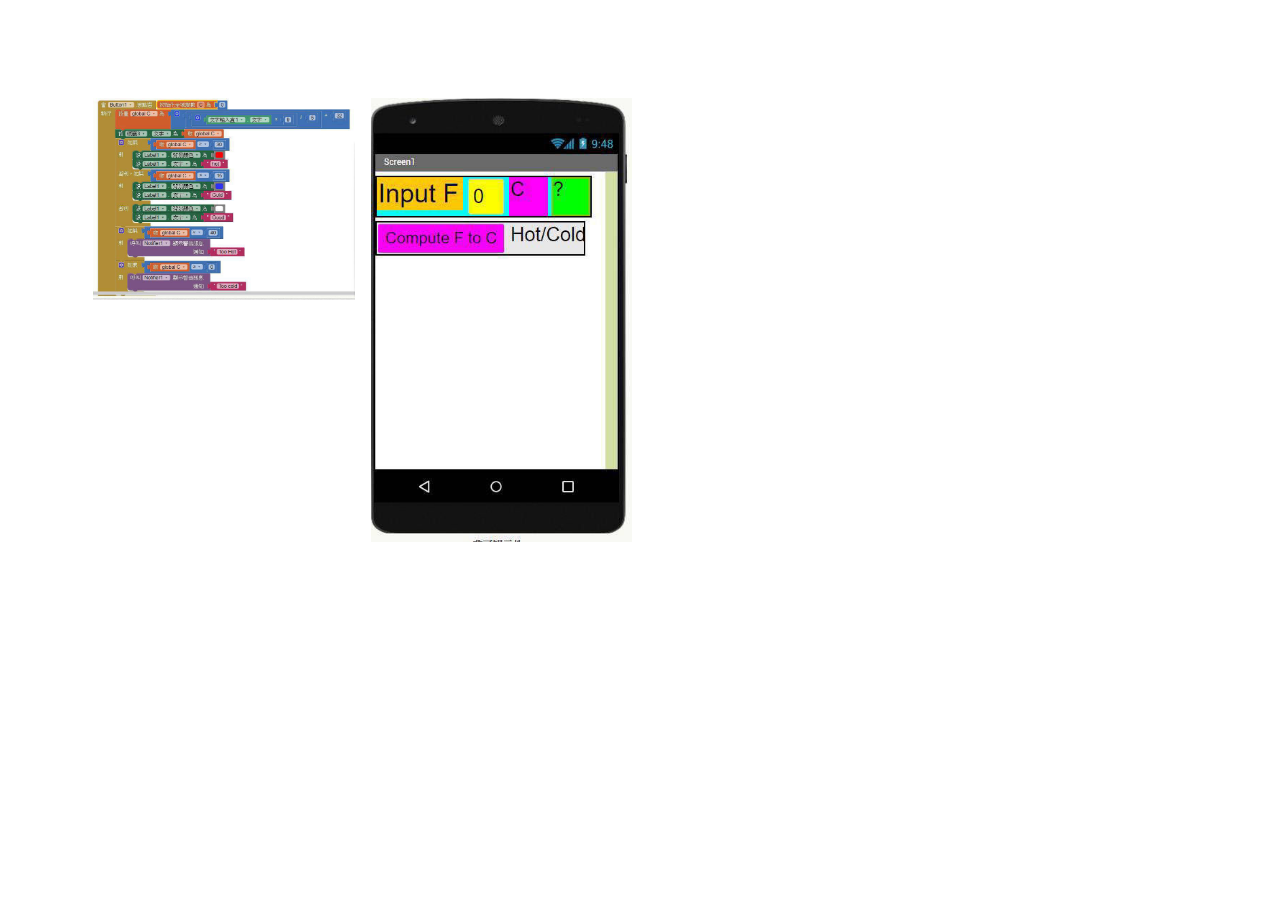
<file: index.html>
<!DOCTYPE html>
<html  >
<head>
  <!-- Site made with Mobirise Website Builder v4.12.3, https://mobirise.com -->
  <meta charset="UTF-8">
  <meta http-equiv="X-UA-Compatible" content="IE=edge">
  <meta name="generator" content="Mobirise v4.12.3, mobirise.com">
  <meta name="viewport" content="width=device-width, initial-scale=1, minimum-scale=1">
  <link rel="shortcut icon" href="assets/images/logo4.png" type="image/x-icon">
  <meta name="description" content="">
  
  
  <title>Home</title>
  <link rel="stylesheet" href="assets/web/assets/mobirise-icons/mobirise-icons.css">
  <link rel="stylesheet" href="assets/bootstrap/css/bootstrap.min.css">
  <link rel="stylesheet" href="assets/bootstrap/css/bootstrap-grid.min.css">
  <link rel="stylesheet" href="assets/bootstrap/css/bootstrap-reboot.min.css">
  <link rel="stylesheet" href="assets/tether/tether.min.css">
  <link rel="stylesheet" href="assets/theme/css/style.css">
  <link rel="stylesheet" href="assets/gallery/style.css">
  <link rel="preload" as="style" href="assets/mobirise/css/mbr-additional.css"><link rel="stylesheet" href="assets/mobirise/css/mbr-additional.css" type="text/css">
  
  
  
</head>
<body>
  <section class="mbr-gallery mbr-slider-carousel cid-rVQR7hlZ6k" id="gallery1-4">

    

    <div class="container">
        <div><!-- Filter --><!-- Gallery --><div class="mbr-gallery-row"><div class="mbr-gallery-layout-default"><div><div><div class="mbr-gallery-item mbr-gallery-item--p1" data-video-url="false" data-tags="动画"><div href="#lb-gallery1-4" data-slide-to="0" data-toggle="modal"><img src="assets/images/s-5554204-772x595-772x595.jpg" alt="" title=""><span class="icon-focus"></span></div></div><div class="mbr-gallery-item mbr-gallery-item--p1" data-video-url="false" data-tags="动画"><div href="#lb-gallery1-4" data-slide-to="1" data-toggle="modal"><img src="assets/images/s-5554206-363x617-363x617.jpg" alt="" title=""><span class="icon-focus"></span></div></div></div></div><div class="clearfix"></div></div></div><!-- Lightbox --><div data-app-prevent-settings="" class="mbr-slider modal fade carousel slide" tabindex="-1" data-keyboard="true" data-interval="false" id="lb-gallery1-4"><div class="modal-dialog"><div class="modal-content"><div class="modal-body"><div class="carousel-inner"><div class="carousel-item active"><img src="assets/images/s-5554204-772x595.jpg" alt="" title=""></div><div class="carousel-item"><img src="assets/images/s-5554206-363x617.jpg" alt="" title=""></div></div><a class="carousel-control carousel-control-prev" role="button" data-slide="prev" href="#lb-gallery1-4"><span class="mbri-left mbr-iconfont" aria-hidden="true"></span><span class="sr-only">Previous</span></a><a class="carousel-control carousel-control-next" role="button" data-slide="next" href="#lb-gallery1-4"><span class="mbri-right mbr-iconfont" aria-hidden="true"></span><span class="sr-only">Next</span></a><a class="close" href="#" role="button" data-dismiss="modal"><span class="sr-only">Close</span></a></div></div></div></div></div>
    </div>

</section>


  <section class="engine"><a href="https://mobirise.info/k">develop your own website</a></section><script src="assets/web/assets/jquery/jquery.min.js"></script>
  <script src="assets/popper/popper.min.js"></script>
  <script src="assets/bootstrap/js/bootstrap.min.js"></script>
  <script src="assets/tether/tether.min.js"></script>
  <script src="assets/smoothscroll/smooth-scroll.js"></script>
  <script src="assets/bootstrapcarouselswipe/bootstrap-carousel-swipe.js"></script>
  <script src="assets/vimeoplayer/jquery.mb.vimeo_player.js"></script>
  <script src="assets/masonry/masonry.pkgd.min.js"></script>
  <script src="assets/imagesloaded/imagesloaded.pkgd.min.js"></script>
  <script src="assets/theme/js/script.js"></script>
  <script src="assets/gallery/player.min.js"></script>
  <script src="assets/gallery/script.js"></script>
  <script src="assets/slidervideo/script.js"></script>
  
  
</body>
</html>
</file>
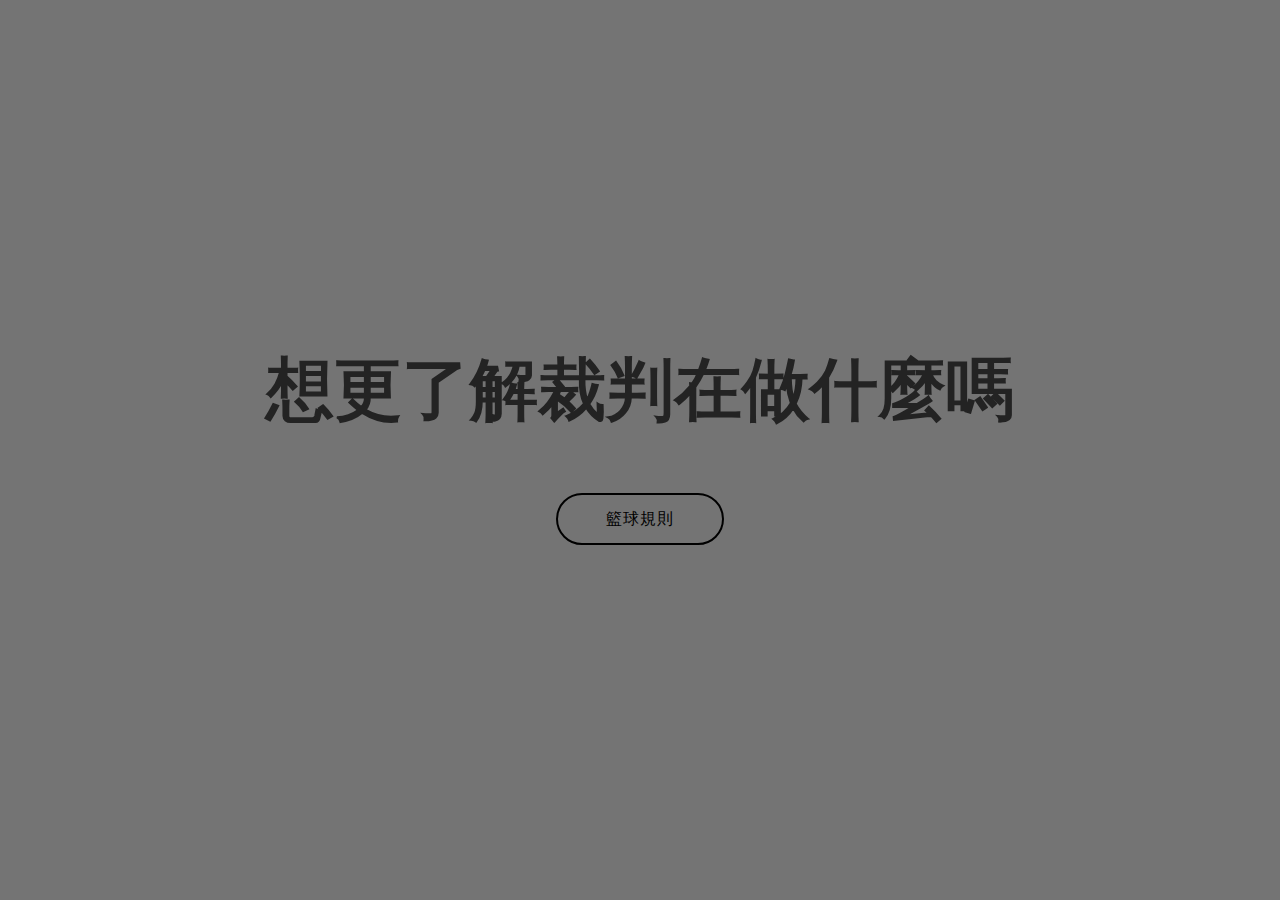
<file: page1.html>
<!DOCTYPE html>
<html  >
<head>
  <!-- Site made with Mobirise Website Builder v4.10.15, https://mobirise.com -->
  <meta charset="UTF-8">
  <meta http-equiv="X-UA-Compatible" content="IE=edge">
  <meta name="generator" content="Mobirise v4.10.15, mobirise.com">
  <meta name="viewport" content="width=device-width, initial-scale=1, minimum-scale=1">
  <link rel="shortcut icon" href="assets/images/logo4.png" type="image/x-icon">
  <meta name="description" content="Site Maker Description">
  
  <title>籃球規則</title>
  <link rel="stylesheet" href="assets/bootstrap/css/bootstrap.min.css">
  <link rel="stylesheet" href="assets/bootstrap/css/bootstrap-grid.min.css">
  <link rel="stylesheet" href="assets/bootstrap/css/bootstrap-reboot.min.css">
  <link rel="stylesheet" href="assets/tether/tether.min.css">
  <link rel="stylesheet" href="assets/theme/css/style.css">
  <link rel="preload" as="style" href="assets/mobirise/css/mbr-additional.css"><link rel="stylesheet" href="assets/mobirise/css/mbr-additional.css" type="text/css">
  
  
  
</head>
<body>
  <section class="header1 cid-rK3GUpNoMY mbr-fullscreen mbr-parallax-background" id="header16-6">

    

    <div class="mbr-overlay" style="opacity: 0.6; background-color: rgb(35, 35, 35);">
    </div>

    <div class="container">
        <div class="row justify-content-md-center">
            <div class="col-md-10 align-center">
                <h1 class="mbr-section-title mbr-bold pb-3 mbr-fonts-style display-1">想更了解裁判在做什麼嗎</h1>
                
                <p class="mbr-text pb-3 mbr-fonts-style display-5"></p>
                <div class="mbr-section-btn"><a class="btn btn-md btn-black-outline display-4" href="page8.html">籃球規則<br></a></div>
            </div>
        </div>
    </div>

</section>


  <section class="engine"><a href="https://mobirise.info/u">bootstrap responsive templates</a></section><script src="assets/web/assets/jquery/jquery.min.js"></script>
  <script src="assets/popper/popper.min.js"></script>
  <script src="assets/bootstrap/js/bootstrap.min.js"></script>
  <script src="assets/tether/tether.min.js"></script>
  <script src="assets/smoothscroll/smooth-scroll.js"></script>
  <script src="assets/parallax/jarallax.min.js"></script>
  <script src="assets/theme/js/script.js"></script>
  
  
</body>
</html>
</file>
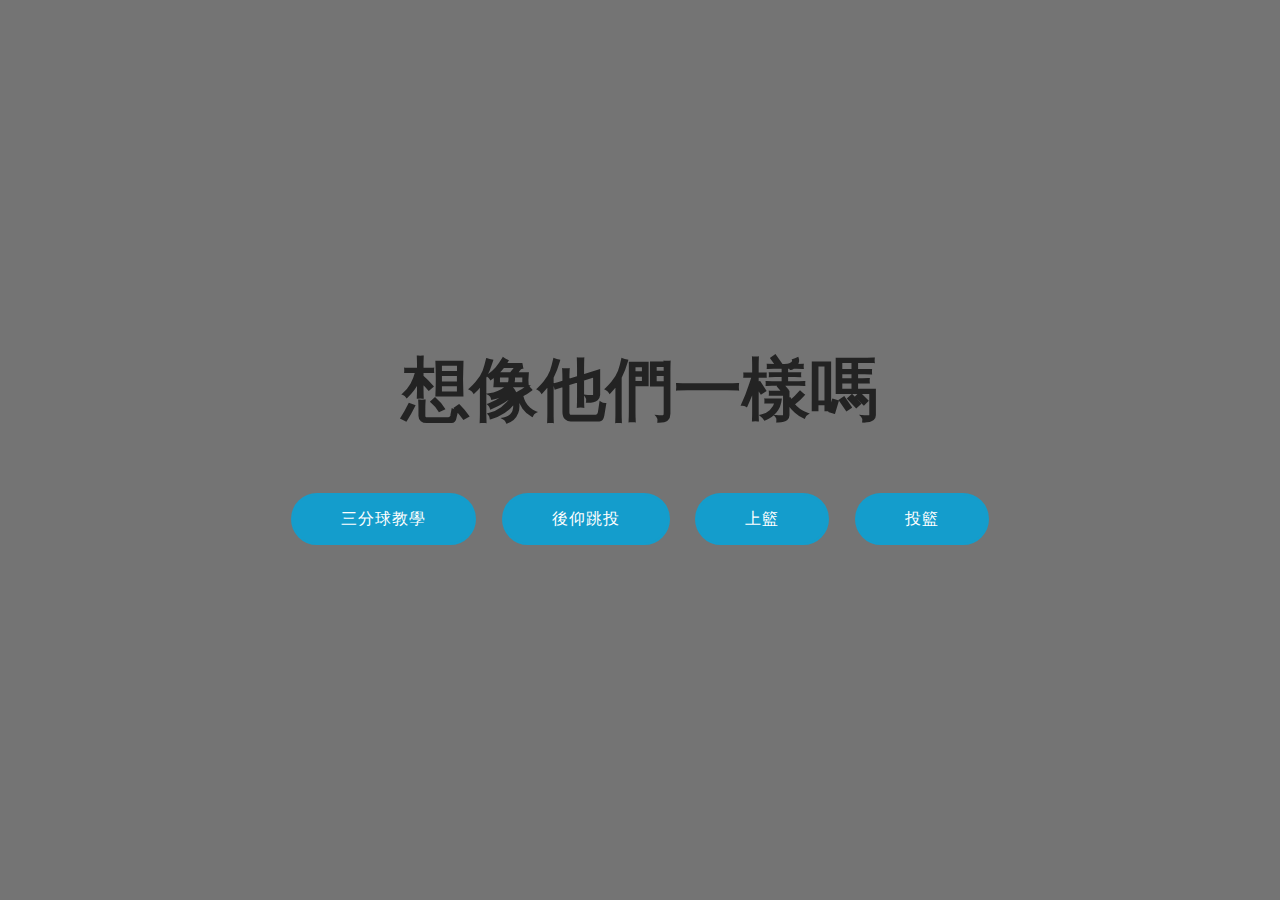
<file: page2.html>
<!DOCTYPE html>
<html  >
<head>
  <!-- Site made with Mobirise Website Builder v4.10.15, https://mobirise.com -->
  <meta charset="UTF-8">
  <meta http-equiv="X-UA-Compatible" content="IE=edge">
  <meta name="generator" content="Mobirise v4.10.15, mobirise.com">
  <meta name="viewport" content="width=device-width, initial-scale=1, minimum-scale=1">
  <link rel="shortcut icon" href="assets/images/logo4.png" type="image/x-icon">
  <meta name="description" content="Web Builder Description">
  
  <title>籃球技巧</title>
  <link rel="stylesheet" href="assets/bootstrap/css/bootstrap.min.css">
  <link rel="stylesheet" href="assets/bootstrap/css/bootstrap-grid.min.css">
  <link rel="stylesheet" href="assets/bootstrap/css/bootstrap-reboot.min.css">
  <link rel="stylesheet" href="assets/tether/tether.min.css">
  <link rel="stylesheet" href="assets/theme/css/style.css">
  <link rel="preload" as="style" href="assets/mobirise/css/mbr-additional.css"><link rel="stylesheet" href="assets/mobirise/css/mbr-additional.css" type="text/css">
  
  
  
</head>
<body>
  <section class="header1 cid-rKI0x72lHA mbr-fullscreen mbr-parallax-background" id="header16-8">

    

    <div class="mbr-overlay" style="opacity: 0.6; background-color: rgb(35, 35, 35);">
    </div>

    <div class="container">
        <div class="row justify-content-md-center">
            <div class="col-md-10 align-center">
                <h1 class="mbr-section-title mbr-bold pb-3 mbr-fonts-style display-1">想像他們一樣嗎</h1>
                
                <p class="mbr-text pb-3 mbr-fonts-style display-5"></p>
                <div class="mbr-section-btn"><a class="btn btn-md btn-primary display-4" href="https://www.youtube.com/watch?v=FB-KTPnIpm8" target="_blank">三分球教學</a> <a class="btn btn-md btn-primary display-4" href="https://www.youtube.com/watch?v=XHuGZyGKMeg" target="_blank">後仰跳投</a> <a class="btn btn-md btn-primary display-4" href="https://www.youtube.com/watch?v=we2Ypq6Wjwg" target="_blank">上籃</a> <a class="btn btn-md btn-primary display-4" href="https://www.youtube.com/watch?v=N6sqF3JLwUw&t=310s" target="_blank">投籃</a></div>
            </div>
        </div>
    </div>

</section>


  <section class="engine"><a href="https://mobirise.info/b">create a website for free</a></section><script src="assets/web/assets/jquery/jquery.min.js"></script>
  <script src="assets/popper/popper.min.js"></script>
  <script src="assets/bootstrap/js/bootstrap.min.js"></script>
  <script src="assets/tether/tether.min.js"></script>
  <script src="assets/smoothscroll/smooth-scroll.js"></script>
  <script src="assets/parallax/jarallax.min.js"></script>
  <script src="assets/theme/js/script.js"></script>
  
  
</body>
</html>
</file>
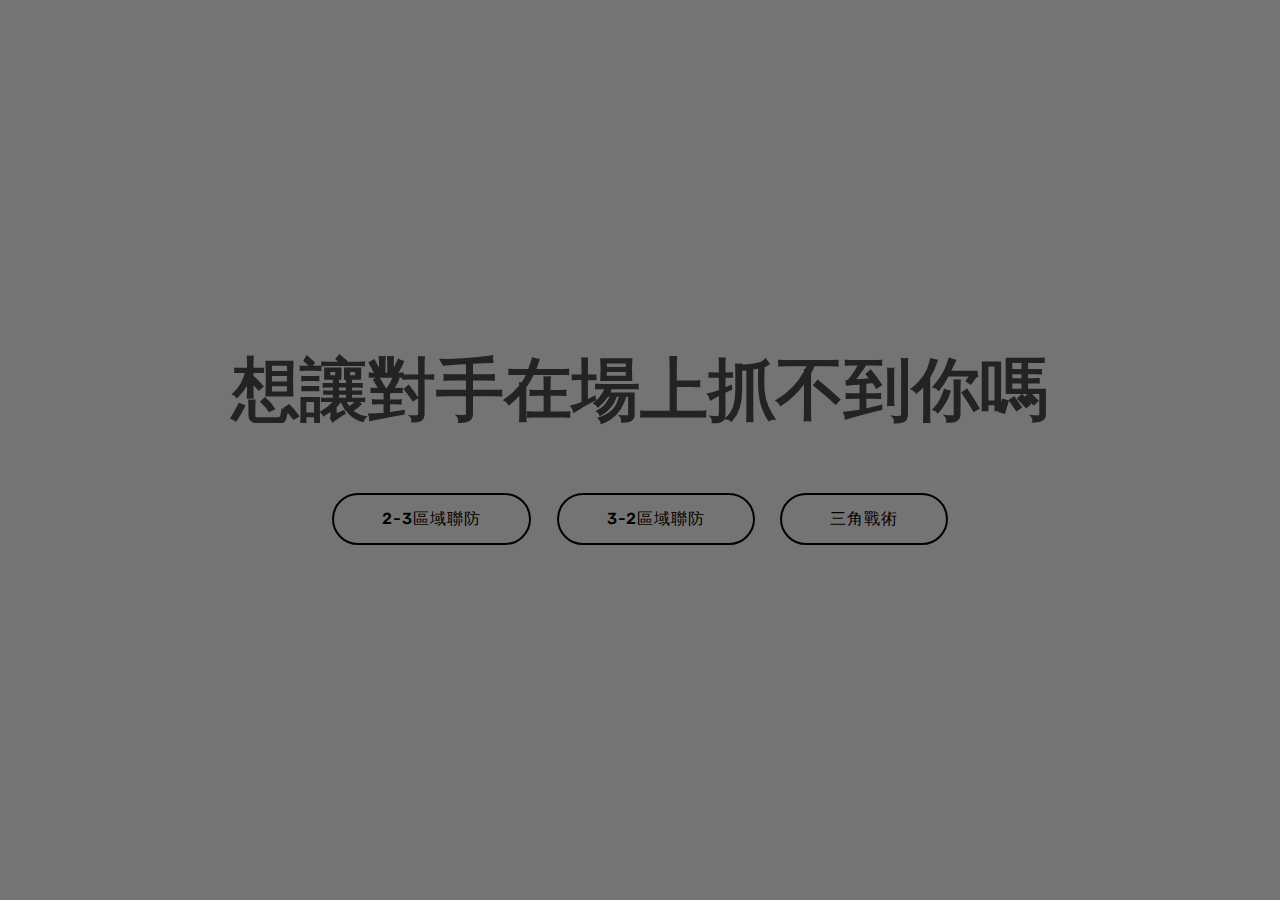
<file: page3.html>
<!DOCTYPE html>
<html  >
<head>
  <!-- Site made with Mobirise Website Builder v4.10.15, https://mobirise.com -->
  <meta charset="UTF-8">
  <meta http-equiv="X-UA-Compatible" content="IE=edge">
  <meta name="generator" content="Mobirise v4.10.15, mobirise.com">
  <meta name="viewport" content="width=device-width, initial-scale=1, minimum-scale=1">
  <link rel="shortcut icon" href="assets/images/logo4.png" type="image/x-icon">
  <meta name="description" content="Web Page Generator Description">
  
  <title>戰術</title>
  <link rel="stylesheet" href="assets/bootstrap/css/bootstrap.min.css">
  <link rel="stylesheet" href="assets/bootstrap/css/bootstrap-grid.min.css">
  <link rel="stylesheet" href="assets/bootstrap/css/bootstrap-reboot.min.css">
  <link rel="stylesheet" href="assets/tether/tether.min.css">
  <link rel="stylesheet" href="assets/theme/css/style.css">
  <link rel="preload" as="style" href="assets/mobirise/css/mbr-additional.css"><link rel="stylesheet" href="assets/mobirise/css/mbr-additional.css" type="text/css">
  
  
  
</head>
<body>
  <section class="header1 cid-rKHZCcwrsA mbr-fullscreen mbr-parallax-background" id="header16-7">

    

    <div class="mbr-overlay" style="opacity: 0.6; background-color: rgb(35, 35, 35);">
    </div>

    <div class="container">
        <div class="row justify-content-md-center">
            <div class="col-md-10 align-center">
                <h1 class="mbr-section-title mbr-bold pb-3 mbr-fonts-style display-1">
                    想讓對手在場上抓不到你嗎</h1>
                
                <p class="mbr-text pb-3 mbr-fonts-style display-5"></p>
                <div class="mbr-section-btn"><a class="btn btn-md btn-black-outline display-4" href="page4.html">2-3區域聯防</a> <a class="btn btn-md btn-black-outline display-4" href="page5.html">3-2區域聯防</a> <a class="btn btn-md btn-black-outline display-4" href="page7.html">三角戰術</a></div>
            </div>
        </div>
    </div>

</section>


  <section class="engine"><a href="https://mobirise.info/f">easy site builder</a></section><script src="assets/web/assets/jquery/jquery.min.js"></script>
  <script src="assets/popper/popper.min.js"></script>
  <script src="assets/bootstrap/js/bootstrap.min.js"></script>
  <script src="assets/tether/tether.min.js"></script>
  <script src="assets/smoothscroll/smooth-scroll.js"></script>
  <script src="assets/parallax/jarallax.min.js"></script>
  <script src="assets/theme/js/script.js"></script>
  
  
</body>
</html>
</file>
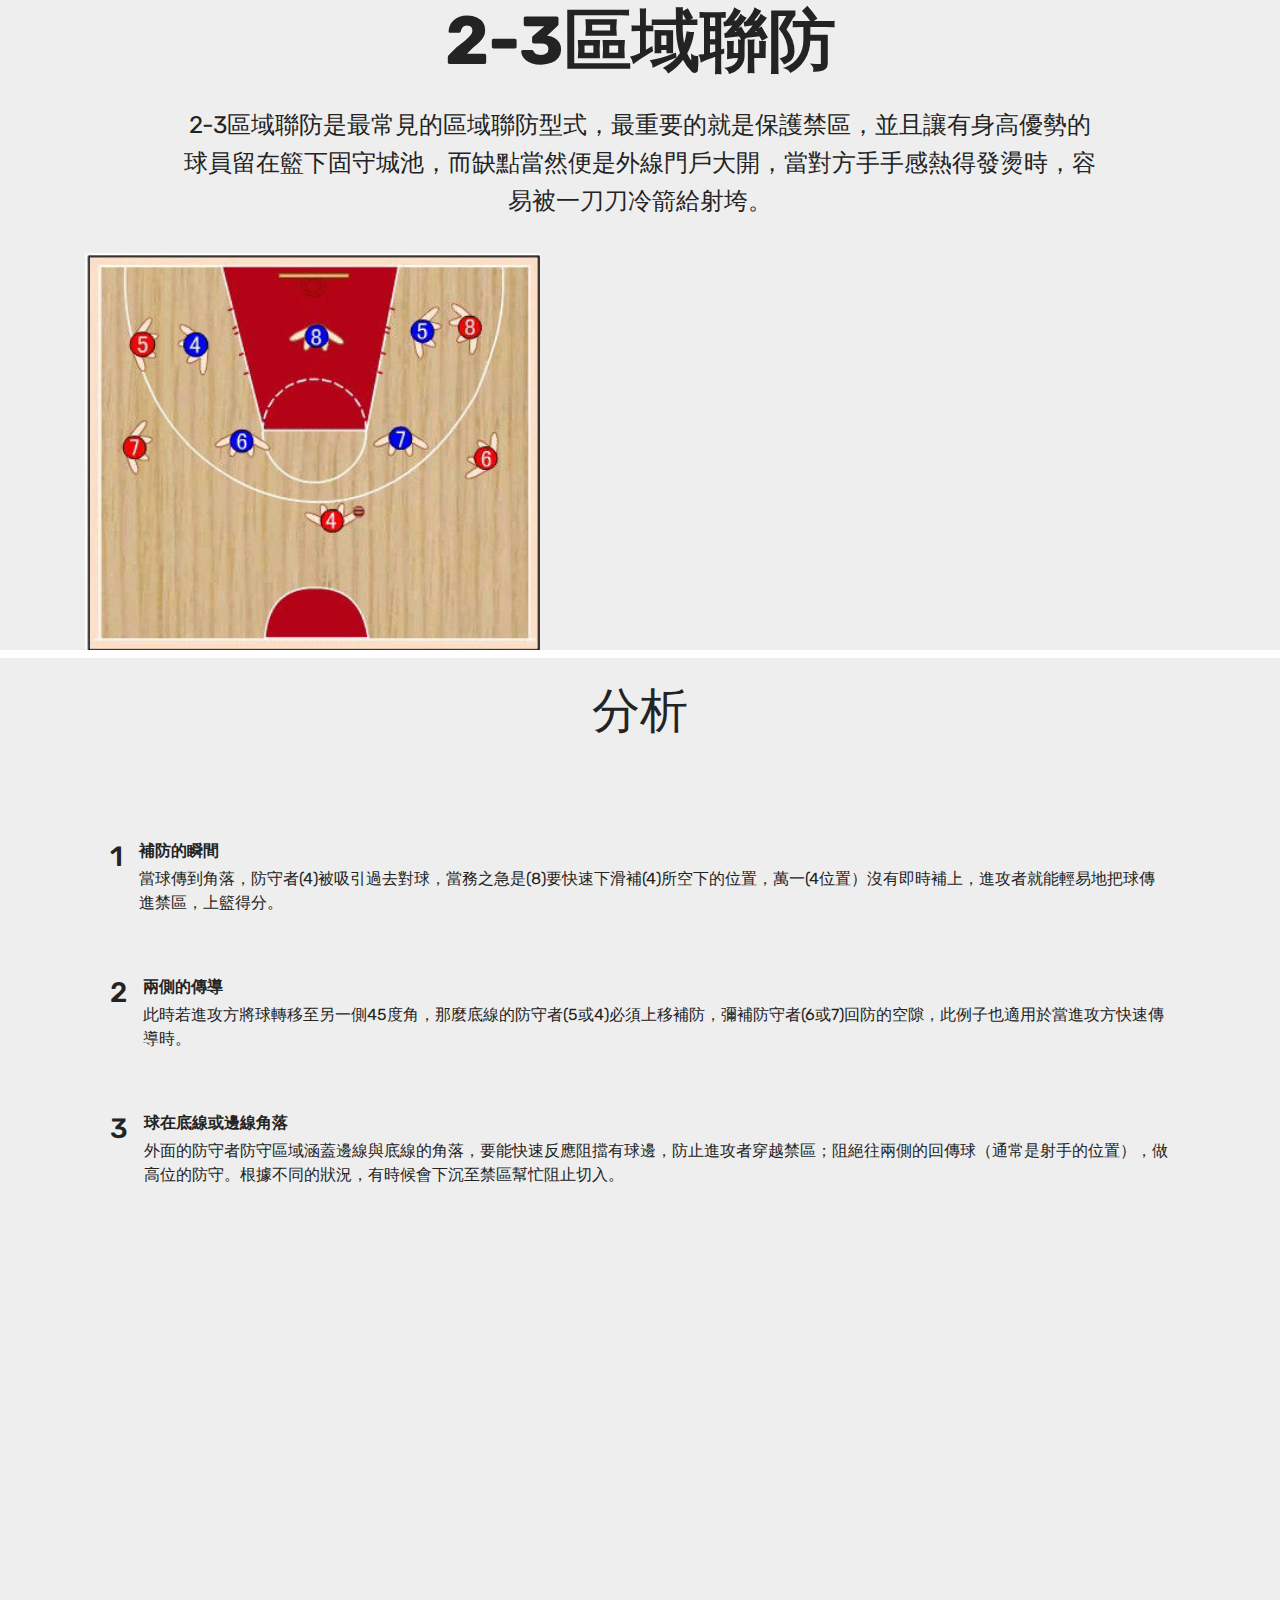
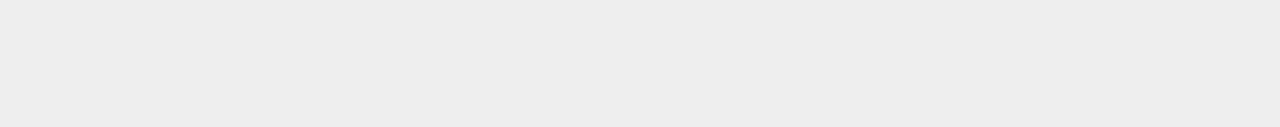
<file: page4.html>
<!DOCTYPE html>
<html  >
<head>
  <!-- Site made with Mobirise Website Builder v4.10.15, https://mobirise.com -->
  <meta charset="UTF-8">
  <meta http-equiv="X-UA-Compatible" content="IE=edge">
  <meta name="generator" content="Mobirise v4.10.15, mobirise.com">
  <meta name="viewport" content="width=device-width, initial-scale=1, minimum-scale=1">
  <link rel="shortcut icon" href="assets/images/logo4.png" type="image/x-icon">
  <meta name="description" content="Website Generator Description">
  
  <title>2-3區域聯防</title>
  <link rel="stylesheet" href="assets/bootstrap/css/bootstrap.min.css">
  <link rel="stylesheet" href="assets/bootstrap/css/bootstrap-grid.min.css">
  <link rel="stylesheet" href="assets/bootstrap/css/bootstrap-reboot.min.css">
  <link rel="stylesheet" href="assets/tether/tether.min.css">
  <link rel="stylesheet" href="assets/theme/css/style.css">
  <link rel="preload" as="style" href="assets/mobirise/css/mbr-additional.css"><link rel="stylesheet" href="assets/mobirise/css/mbr-additional.css" type="text/css">
  
  
  
</head>
<body>
  <section class="header1 cid-rKI2x7KEjg" id="header16-9">

    

    

    <div class="container">
        <div class="row justify-content-md-center">
            <div class="col-md-10 align-center">
                <h1 class="mbr-section-title mbr-bold pb-3 mbr-fonts-style display-1">
                    2-3區域聯防</h1>
                
                <p class="mbr-text pb-3 mbr-fonts-style display-5">
                    2-3區域聯防是最常見的區域聯防型式，最重要的就是保護禁區，並且讓有身高優勢的球員留在籃下固守城池，而缺點當然便是外線門戶大開，當對方手手感熱得發燙時，容易被一刀刀冷箭給射垮。
                </p>
                
            </div>
        </div>
    </div>

</section>

<section class="engine"><a href="https://mobirise.info/n">free simple web templates</a></section><section class="cid-rKI3zP8YfW" id="image1-b">

    

    <figure class="mbr-figure container">
        <div class="image-block" style="width: 41%;">
            <img src="assets/images/1-100104010325-1-384x335.jpg" width="1400" alt="Mobirise" title="">
            
        </div>
    </figure>
</section>

<section class="counters5 counters cid-rKI4db7fHI" id="counters5-c">

    

    

    <div class="container pt-4 mt-2">
        <h2 class="mbr-section-title pb-3 align-center mbr-fonts-style display-2">分析</h2>
        <h3 class="mbr-section-subtitle pb-5 align-center mbr-fonts-style display-5"></h3>
        <div class="row justify-content-center">
            <div class="cards-block">
                <div class="cards-container">
                    <div class="card px-3 align-left col-12">
                        <div class="panel-item p-4 d-flex">
                            <div class="card-img pr-3">
                                <h3 class="img-text d-flex align-items-center justify-content-center">
                                    1
                                </h3>
                            </div>
                            <div class="card-text">
                                <h4 class="mbr-content-title mbr-bold mbr-fonts-style display-7">補防的瞬間</h4>
                                <p class="mbr-content-text mbr-fonts-style display-7">
                                    當球傳到角落，防守者(4)被吸引過去對球，當務之急是(8)要快速下滑補(4)所空下的位置，萬一(4位置）沒有即時補上，進攻者就能輕易地把球傳進禁區，上籃得分。</p>
                            </div>
                        </div>
                    </div>
                    <div class="card px-3 align-left col-12">
                        <div class="panel-item p-4 d-flex">
                            <div class="card-img pr-3">
                                <h3 class="img-text d-flex align-items-center justify-content-center">
                                    2
                                </h3>
                            </div>
                            <div class="card-text">
                                <h4 class="mbr-content-title mbr-bold mbr-fonts-style display-7">兩側的傳導</h4>
                                <p class="mbr-content-text mbr-fonts-style display-7">此時若進攻方將球轉移至另一側45度角，那麼底線的防守者(5或4)必須上移補防，彌補防守者(6或7)回防的空隙，此例子也適用於當進攻方快速傳導時。</p>
                            </div>
                        </div>
                    </div>
                    <div class="card px-3 align-left col-12">
                        <div class="panel-item p-4 d-flex">
                            <div class="card-img pr-3">
                                <h3 class="img-text d-flex align-items-center justify-content-center">
                                    3
                                </h3>
                            </div>
                            <div class="card-text">
                                <h4 class="mbr-content-title mbr-bold mbr-fonts-style display-7">球在底線或邊線角落</h4>
                                <p class="mbr-content-text mbr-fonts-style display-7">外面的防守者防守區域涵蓋邊線與底線的角落，要能快速反應阻擋有球邊，防止進攻者穿越禁區；阻絕往兩側的回傳球（通常是射手的位置），做高位的防守。根據不同的狀況，有時候會下沉至禁區幫忙阻止切入。</p>
                            </div>
                        </div>
                    </div>
                    
                </div>
            </div>
        </div>
    </div>
</section>

<section class="cid-rKIcjYms1L" id="video3-d">

    
    
    <figure class="mbr-figure align-center container">
        <div class="video-block" style="width: 80%;">
            <div><iframe class="mbr-embedded-video" src="https://www.youtube.com/embed/ydvnZILREuo?rel=0&amp;amp;showinfo=0&amp;autoplay=0&amp;loop=0" width="1280" height="720" frameborder="0" allowfullscreen></iframe></div>
        </div>
    </figure>
</section>


  <script src="assets/web/assets/jquery/jquery.min.js"></script>
  <script src="assets/popper/popper.min.js"></script>
  <script src="assets/bootstrap/js/bootstrap.min.js"></script>
  <script src="assets/tether/tether.min.js"></script>
  <script src="assets/smoothscroll/smooth-scroll.js"></script>
  <script src="assets/viewportchecker/jquery.viewportchecker.js"></script>
  <script src="assets/theme/js/script.js"></script>
  
  
</body>
</html>
</file>
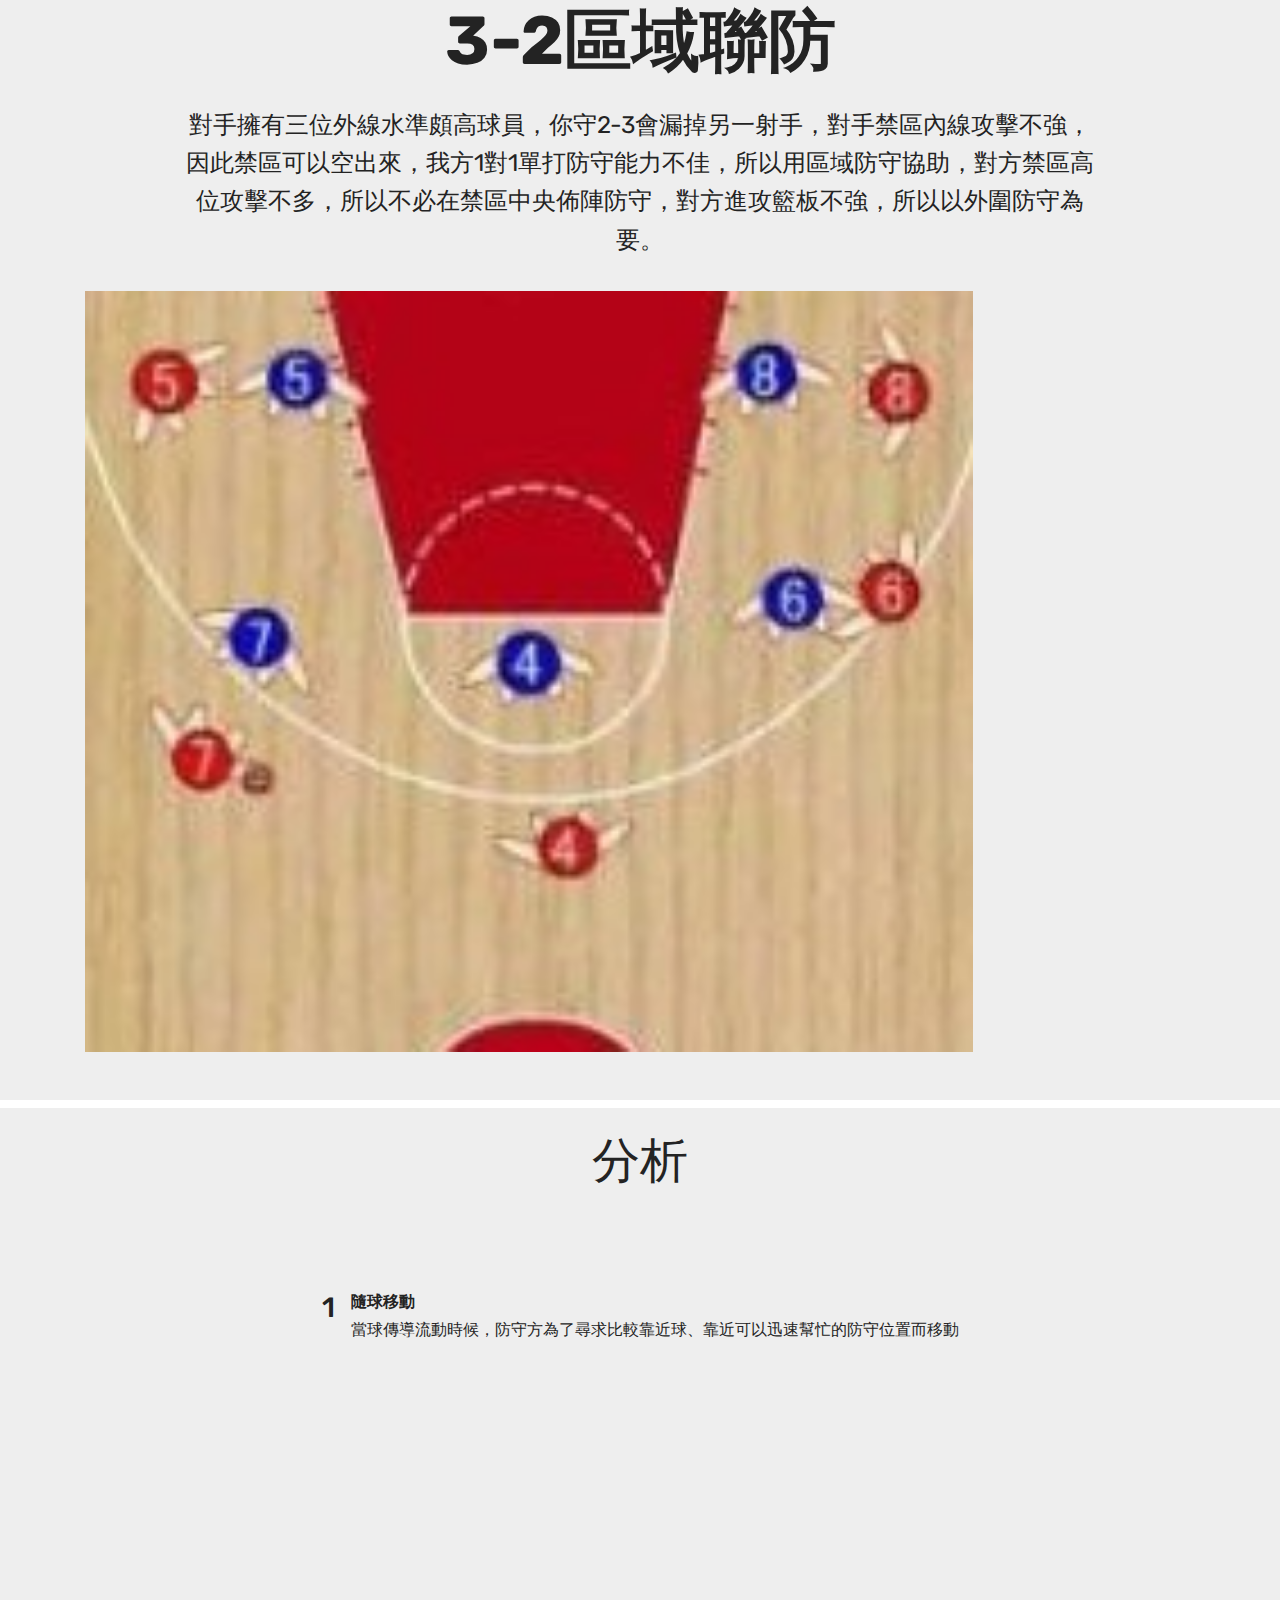
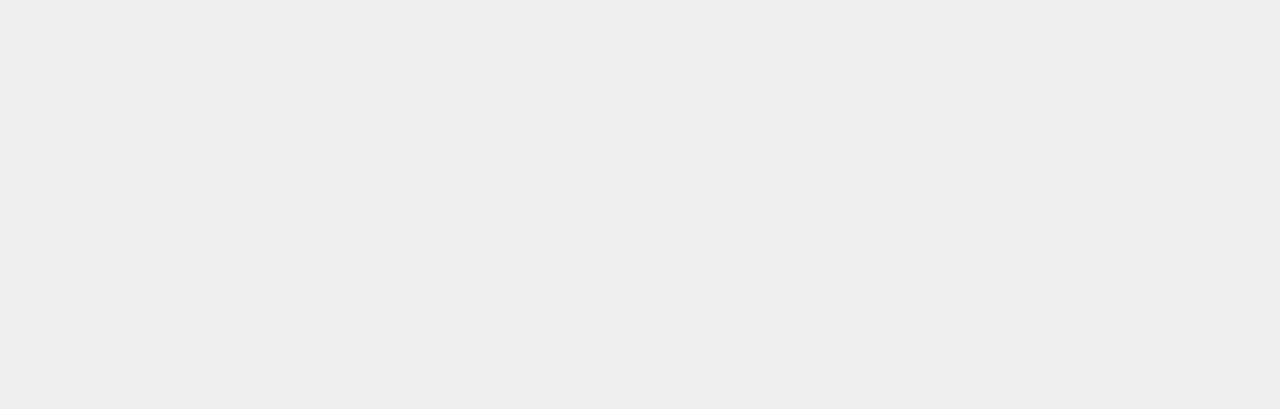
<file: page5.html>
<!DOCTYPE html>
<html  >
<head>
  <!-- Site made with Mobirise Website Builder v4.10.15, https://mobirise.com -->
  <meta charset="UTF-8">
  <meta http-equiv="X-UA-Compatible" content="IE=edge">
  <meta name="generator" content="Mobirise v4.10.15, mobirise.com">
  <meta name="viewport" content="width=device-width, initial-scale=1, minimum-scale=1">
  <link rel="shortcut icon" href="assets/images/logo4.png" type="image/x-icon">
  <meta name="description" content="Site Maker Description">
  
  <title>3-2區域聯防</title>
  <link rel="stylesheet" href="assets/bootstrap/css/bootstrap.min.css">
  <link rel="stylesheet" href="assets/bootstrap/css/bootstrap-grid.min.css">
  <link rel="stylesheet" href="assets/bootstrap/css/bootstrap-reboot.min.css">
  <link rel="stylesheet" href="assets/tether/tether.min.css">
  <link rel="stylesheet" href="assets/theme/css/style.css">
  <link rel="preload" as="style" href="assets/mobirise/css/mbr-additional.css"><link rel="stylesheet" href="assets/mobirise/css/mbr-additional.css" type="text/css">
  
  
  
</head>
<body>
  <section class="header1 cid-rKZJ5CcmJ1" id="header16-e">

    

    

    <div class="container">
        <div class="row justify-content-md-center">
            <div class="col-md-10 align-center">
                <h1 class="mbr-section-title mbr-bold pb-3 mbr-fonts-style display-1">
                    3-2區域聯防</h1>
                
                <p class="mbr-text pb-3 mbr-fonts-style display-5">對手擁有三位外線水準頗高球員，你守2-3會漏掉另一射手，對手禁區內線攻擊不強，因此禁區可以空出來，我方1對1單打防守能力不佳，所以用區域防守協助，對方禁區高位攻擊不多，所以不必在禁區中央佈陣防守，對方進攻籃板不強，所以以外圍防守為要。
                </p>
                
            </div>
        </div>
    </div>

</section>

<section class="engine"><a href="https://mobirise.info/w">html5 templates</a></section><section class="cid-rKZK1kzILp" id="image3-f">

    

    <figure class="mbr-figure container">
            <div class="image-block" style="width: 80%;">
                <img src="assets/images/t01946ce670a77b4c3a-245x210.jpeg" width="1400" alt="Mobirise" title="">
                <figcaption class="mbr-figure-caption mbr-figure-caption-over">
                    <div class="container pb-5 mbr-white align-center mbr-fonts-style display-1"></div>
                </figcaption>
            </div>
    </figure>
</section>

<section class="counters5 counters cid-rKZKHv7CjG" id="counters5-i">

    

    

    <div class="container pt-4 mt-2">
        <h2 class="mbr-section-title pb-3 align-center mbr-fonts-style display-2">分析</h2>
        <h3 class="mbr-section-subtitle pb-5 align-center mbr-fonts-style display-5"></h3>
        <div class="row justify-content-center">
            <div class="cards-block">
                <div class="cards-container">
                    <div class="card px-3 align-left col-12">
                        <div class="panel-item p-4 d-flex">
                            <div class="card-img pr-3">
                                <h3 class="img-text d-flex align-items-center justify-content-center">
                                    1
                                </h3>
                            </div>
                            <div class="card-text">
                                <h4 class="mbr-content-title mbr-bold mbr-fonts-style display-7">隨球移動</h4>
                                <p class="mbr-content-text mbr-fonts-style display-7">
                                    當球傳導流動時候，防守方為了尋求比較靠近球、靠近可以迅速幫忙的防守位置而移動</p>
                            </div>
                        </div>
                    </div>
                    <div class="card px-3 align-left col-12">
                        <div class="panel-item p-4 d-flex">
                            <div class="card-img pr-3">
                                <h3 class="img-text d-flex align-items-center justify-content-center"></h3>
                            </div>
                            <div class="card-text">
                                <h4 class="mbr-content-title mbr-bold mbr-fonts-style display-7"></h4>
                                <p class="mbr-content-text mbr-fonts-style display-7"></p>
                            </div>
                        </div>
                    </div>
                    <div class="card px-3 align-left col-12">
                        <div class="panel-item p-4 d-flex">
                            <div class="card-img pr-3">
                                <h3 class="img-text d-flex align-items-center justify-content-center"></h3>
                            </div>
                            <div class="card-text">
                                <h4 class="mbr-content-title mbr-bold mbr-fonts-style display-7"></h4>
                                <p class="mbr-content-text mbr-fonts-style display-7"></p>
                            </div>
                        </div>
                    </div>
                    
                </div>
            </div>
        </div>
    </div>
</section>

<section class="cid-rKZLvzvr8A" id="video3-j">

    
    
    <figure class="mbr-figure align-center container">
        <div class="video-block" style="width: 80%;">
            <div><iframe class="mbr-embedded-video" src="https://www.youtube.com/embed/zXt0pRpda-A?rel=0&amp;amp;showinfo=0&amp;autoplay=0&amp;loop=0" width="1280" height="720" frameborder="0" allowfullscreen></iframe></div>
        </div>
    </figure>
</section>


  <script src="assets/web/assets/jquery/jquery.min.js"></script>
  <script src="assets/popper/popper.min.js"></script>
  <script src="assets/bootstrap/js/bootstrap.min.js"></script>
  <script src="assets/tether/tether.min.js"></script>
  <script src="assets/smoothscroll/smooth-scroll.js"></script>
  <script src="assets/viewportchecker/jquery.viewportchecker.js"></script>
  <script src="assets/theme/js/script.js"></script>
  
  
</body>
</html>
</file>
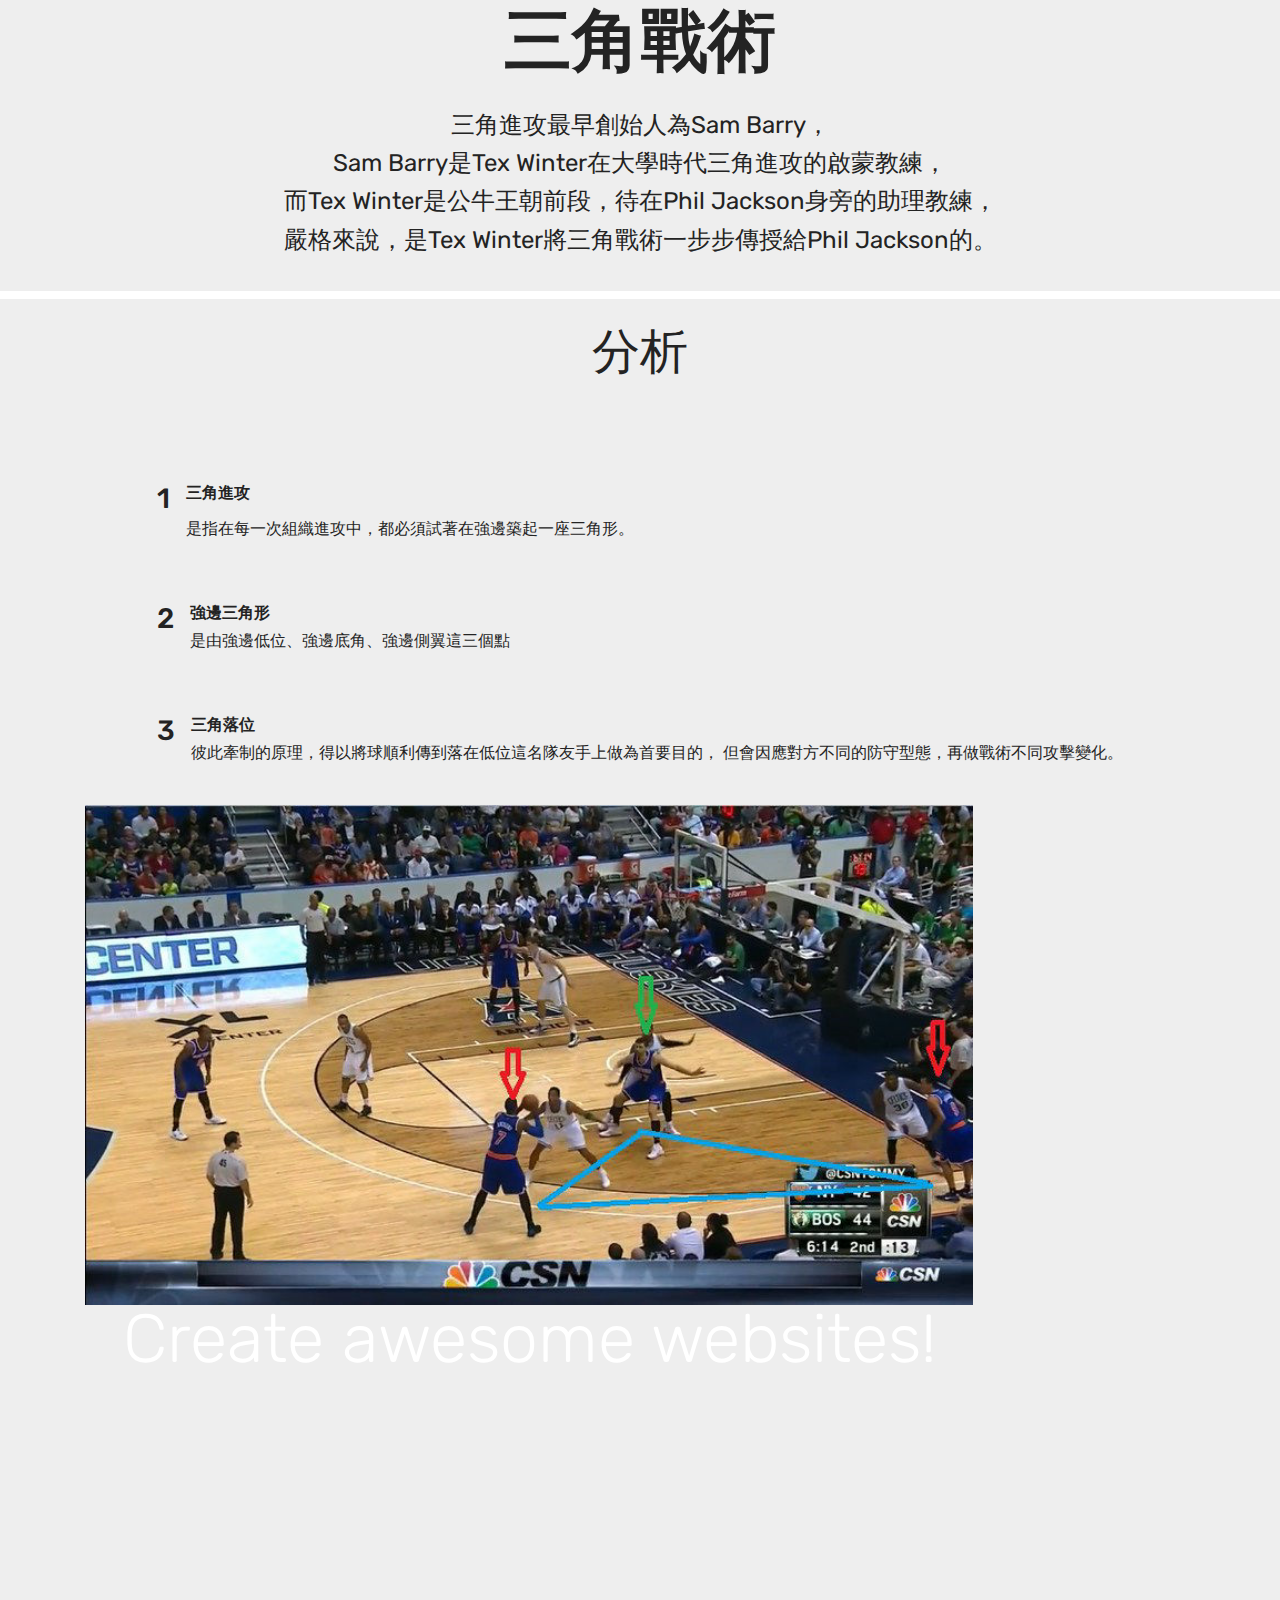
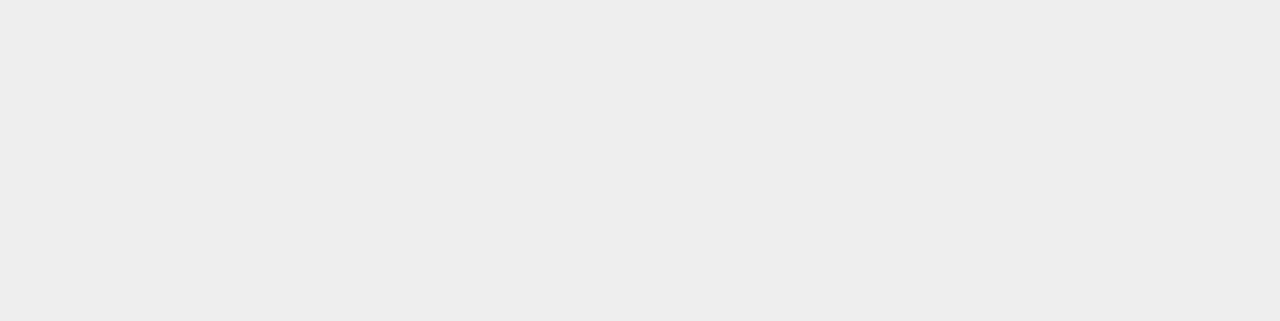
<file: page7.html>
<!DOCTYPE html>
<html  >
<head>
  <!-- Site made with Mobirise Website Builder v4.10.15, https://mobirise.com -->
  <meta charset="UTF-8">
  <meta http-equiv="X-UA-Compatible" content="IE=edge">
  <meta name="generator" content="Mobirise v4.10.15, mobirise.com">
  <meta name="viewport" content="width=device-width, initial-scale=1, minimum-scale=1">
  <link rel="shortcut icon" href="assets/images/logo4.png" type="image/x-icon">
  <meta name="description" content="Website Builder Description">
  
  <title>三角戰術</title>
  <link rel="stylesheet" href="assets/bootstrap/css/bootstrap.min.css">
  <link rel="stylesheet" href="assets/bootstrap/css/bootstrap-grid.min.css">
  <link rel="stylesheet" href="assets/bootstrap/css/bootstrap-reboot.min.css">
  <link rel="stylesheet" href="assets/tether/tether.min.css">
  <link rel="stylesheet" href="assets/theme/css/style.css">
  <link rel="preload" as="style" href="assets/mobirise/css/mbr-additional.css"><link rel="stylesheet" href="assets/mobirise/css/mbr-additional.css" type="text/css">
  
  
  
</head>
<body>
  <section class="header1 cid-rKZLULHX3p" id="header16-k">

    

    

    <div class="container">
        <div class="row justify-content-md-center">
            <div class="col-md-10 align-center">
                <h1 class="mbr-section-title mbr-bold pb-3 mbr-fonts-style display-1">三角戰術<br></h1>
                
                <p class="mbr-text pb-3 mbr-fonts-style display-5">三角進攻最早創始人為Sam Barry，<br>Sam Barry是Tex Winter在大學時代三角進攻的啟蒙教練，
<br>而Tex Winter是公牛王朝前段，待在Phil Jackson身旁的助理教練，
<br>嚴格來說，是Tex Winter將三角戰術一步步傳授給Phil Jackson的。</p>
                
            </div>
        </div>
    </div>

</section>

<section class="engine"><a href="https://mobirise.info/p">site templates free download</a></section><section class="counters5 counters cid-rKZMrduGPv" id="counters5-l">

    

    

    <div class="container pt-4 mt-2">
        <h2 class="mbr-section-title pb-3 align-center mbr-fonts-style display-2">分析</h2>
        <h3 class="mbr-section-subtitle pb-5 align-center mbr-fonts-style display-5"></h3>
        <div class="row justify-content-center">
            <div class="cards-block">
                <div class="cards-container">
                    <div class="card px-3 align-left col-12">
                        <div class="panel-item p-4 d-flex">
                            <div class="card-img pr-3">
                                <h3 class="img-text d-flex align-items-center justify-content-center">
                                    1
                                </h3>
                            </div>
                            <div class="card-text">
                                <h4 class="mbr-content-title mbr-bold mbr-fonts-style display-7"><p>三角進攻&nbsp;&nbsp;</p></h4>
                                <p class="mbr-content-text mbr-fonts-style display-7">
                                    是指在每一次組織進攻中，都必須試著在強邊築起一座三角形。</p>
                            </div>
                        </div>
                    </div>
                    <div class="card px-3 align-left col-12">
                        <div class="panel-item p-4 d-flex">
                            <div class="card-img pr-3">
                                <h3 class="img-text d-flex align-items-center justify-content-center">
                                    2
                                </h3>
                            </div>
                            <div class="card-text">
                                <h4 class="mbr-content-title mbr-bold mbr-fonts-style display-7">強邊三角形</h4>
                                <p class="mbr-content-text mbr-fonts-style display-7">
                                    是由強邊低位、強邊底角、強邊側翼這三個點</p>
                            </div>
                        </div>
                    </div>
                    <div class="card px-3 align-left col-12">
                        <div class="panel-item p-4 d-flex">
                            <div class="card-img pr-3">
                                <h3 class="img-text d-flex align-items-center justify-content-center">
                                    3
                                </h3>
                            </div>
                            <div class="card-text">
                                <h4 class="mbr-content-title mbr-bold mbr-fonts-style display-7">三角落位</h4>
                                <p class="mbr-content-text mbr-fonts-style display-7">彼此牽制的原理，得以將球順利傳到落在低位這名隊友手上做為首要目的，
但會因應對方不同的防守型態，再做戰術不同攻擊變化。</p>
                            </div>
                        </div>
                    </div>
                    
                </div>
            </div>
        </div>
    </div>
</section>

<section class="cid-rKZNclLKNy" id="image3-m">

    

    <figure class="mbr-figure container">
            <div class="image-block" style="width: 80%;">
                <img src="assets/images/15648904671-dc2d40d4c2-c-800x451.jpg" width="1400" alt="Mobirise" title="">
                <figcaption class="mbr-figure-caption mbr-figure-caption-over">
                    <div class="container pb-5 mbr-white align-center mbr-fonts-style display-1">
                        Create awesome websites!
                    </div>
                </figcaption>
            </div>
    </figure>
</section>

<section class="cid-rKZNdke20x" id="video3-n">

    
    
    <figure class="mbr-figure align-center container">
        <div class="video-block" style="width: 80%;">
            <div><iframe class="mbr-embedded-video" src="https://www.youtube.com/embed/VA7udc0PYpU?rel=0&amp;amp;showinfo=0&amp;autoplay=0&amp;loop=0" width="1280" height="720" frameborder="0" allowfullscreen></iframe></div>
        </div>
    </figure>
</section>


  <script src="assets/web/assets/jquery/jquery.min.js"></script>
  <script src="assets/popper/popper.min.js"></script>
  <script src="assets/bootstrap/js/bootstrap.min.js"></script>
  <script src="assets/tether/tether.min.js"></script>
  <script src="assets/smoothscroll/smooth-scroll.js"></script>
  <script src="assets/viewportchecker/jquery.viewportchecker.js"></script>
  <script src="assets/theme/js/script.js"></script>
  
  
</body>
</html>
</file>
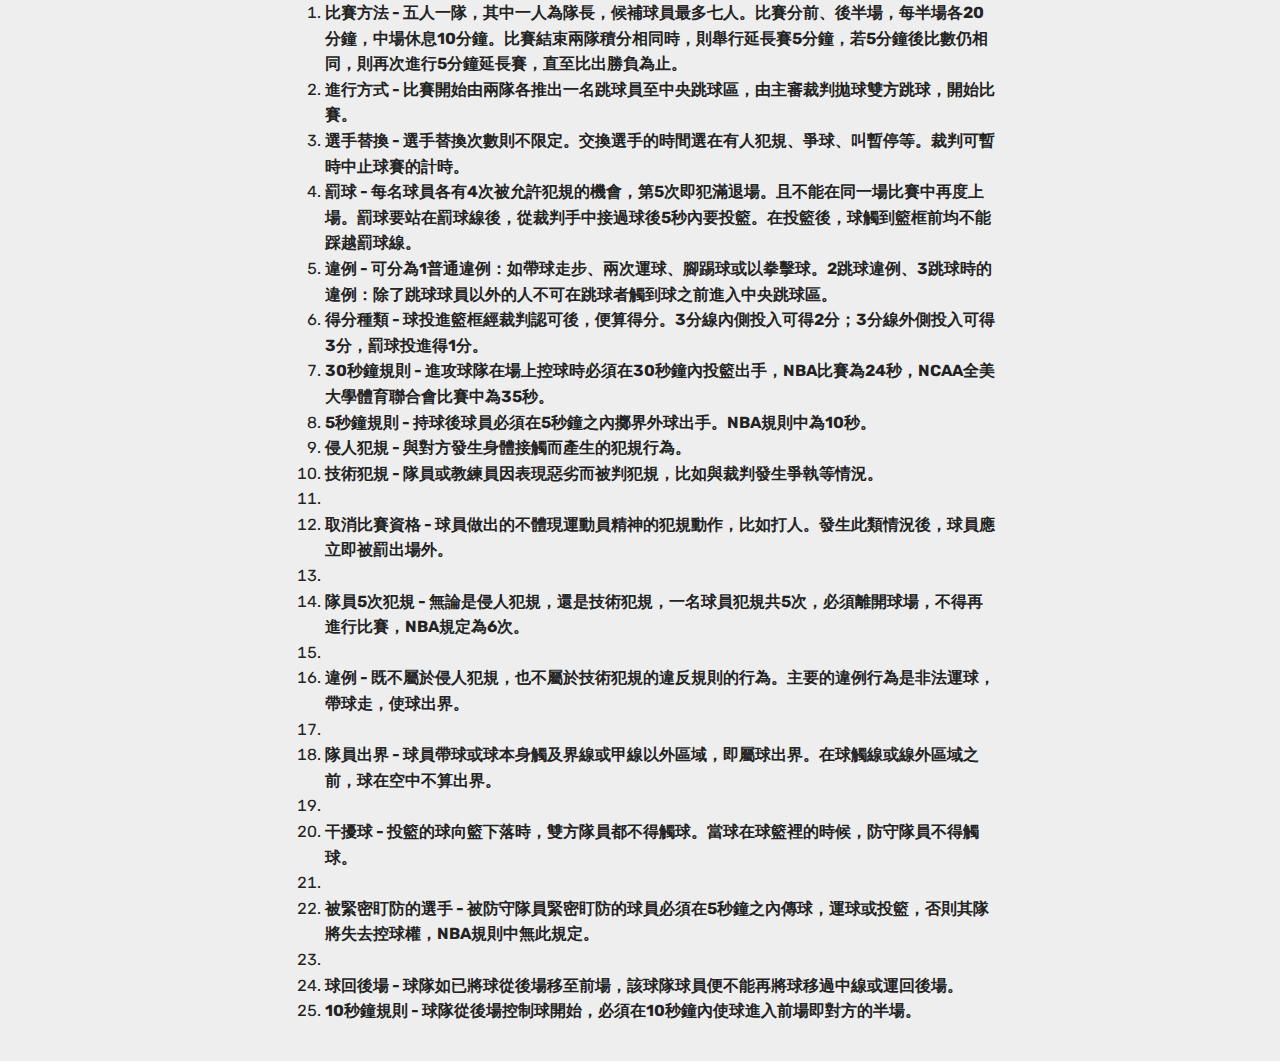
<file: page8.html>
<!DOCTYPE html>
<html  >
<head>
  <!-- Site made with Mobirise Website Builder v4.10.15, https://mobirise.com -->
  <meta charset="UTF-8">
  <meta http-equiv="X-UA-Compatible" content="IE=edge">
  <meta name="generator" content="Mobirise v4.10.15, mobirise.com">
  <meta name="viewport" content="width=device-width, initial-scale=1, minimum-scale=1">
  <link rel="shortcut icon" href="assets/images/logo4.png" type="image/x-icon">
  <meta name="description" content="Web Site Builder Description">
  
  <title>籃球規則.1</title>
  <link rel="stylesheet" href="assets/bootstrap/css/bootstrap.min.css">
  <link rel="stylesheet" href="assets/bootstrap/css/bootstrap-grid.min.css">
  <link rel="stylesheet" href="assets/bootstrap/css/bootstrap-reboot.min.css">
  <link rel="stylesheet" href="assets/tether/tether.min.css">
  <link rel="stylesheet" href="assets/theme/css/style.css">
  <link rel="preload" as="style" href="assets/mobirise/css/mbr-additional.css"><link rel="stylesheet" href="assets/mobirise/css/mbr-additional.css" type="text/css">
  
  
  
</head>
<body>
  <section class="mbr-section article content11 cid-rKZOCwnhlh" id="content11-o">
     

    <div class="container">
        <div class="media-container-row">
            <div class="mbr-text counter-container col-12 col-md-8 mbr-fonts-style display-7">
                <ol>
                    <li><strong>比賽方法 - 五人一隊，其中一人為隊長，候補球員最多七人。比賽分前、後半場，每半場各20分鐘，中場休息10分鐘。比賽結束兩隊積分相同時，則舉行延長賽5分鐘，若5分鐘後比數仍相同，則再次進行5分鐘延長賽，直至比出勝負為止。
</strong></li><li><strong>進行方式 - 比賽開始由兩隊各推出一名跳球員至中央跳球區，由主審裁判拋球雙方跳球，開始比賽。
</strong></li><li><strong>
</strong><strong>選手替換 - 選手替換次數則不限定。交換選手的時間選在有人犯規、爭球、叫暫停等。裁判可暫時中止球賽的計時。&nbsp;</strong></li><li><strong>
</strong><strong>罰球 - 每名球員各有4次被允許犯規的機會，第5次即犯滿退場。且不能在同一場比賽中再度上場。罰球要站在罰球線後，從裁判手中接過球後5秒內要投籃。在投籃後，球觸到籃框前均不能踩越罰球線。&nbsp;</strong></li><li><strong>
</strong><strong>違例 - 可分為1普通違例：如帶球走步、兩次運球、腳踢球或以拳擊球。2跳球違例、3跳球時的違例：除了跳球球員以外的人不可在跳球者觸到球之前進入中央跳球區。</strong></li><li><strong>得分種類 - 球投進籃框經裁判認可後，便算得分。3分線內側投入可得2分；3分線外側投入可得3分，罰球投進得1分。
</strong></li><li><strong>30秒鐘規則 - 進攻球隊在場上控球時必須在30秒鐘內投籃出手，NBA比賽為24秒，NCAA全美大學體育聯合會比賽中為35秒。</strong></li><li><strong>
</strong><strong>5秒鐘規則 - 持球後球員必須在5秒鐘之內擲界外球出手。NBA規則中為10秒。&nbsp;</strong></li><li><strong>
</strong><strong>侵人犯規 - 與對方發生身體接觸而產生的犯規行為。&nbsp;</strong></li><li><strong>
</strong><strong>技術犯規 - 隊員或教練員因表現惡劣而被判犯規，比如與裁判發生爭執等情況。&nbsp;</strong></li><li><strong>
</strong></li><li><strong>取消比賽資格 - 球員做出的不體現運動員精神的犯規動作，比如打人。發生此類情況後，球員應立即被罰出場外。</strong><br></li><li><strong>
</strong></li><li><strong>隊員5次犯規 - 無論是侵人犯規，還是技術犯規，一名球員犯規共5次，必須離開球場，不得再進行比賽，NBA規定為6次。
</strong></li><li><strong>
</strong></li><li><strong>違例 - 既不屬於侵人犯規，也不屬於技術犯規的違反規則的行為。主要的違例行為是非法運球，帶球走，使球出界。
</strong></li><li><strong>
</strong></li><li><strong>隊員出界 - 球員帶球或球本身觸及界線或甲線以外區域，即屬球出界。在球觸線或線外區域之前，球在空中不算出界。
</strong></li><li><strong>
</strong></li><li><strong>干擾球 - 投籃的球向籃下落時，雙方隊員都不得觸球。當球在球籃裡的時候，防守隊員不得觸球。
</strong></li><li><strong>
</strong></li><li><strong>被緊密盯防的選手 - 被防守隊員緊密盯防的球員必須在5秒鐘之內傳球，運球或投籃，否則其隊將失去控球權，NBA規則中無此規定。
</strong></li><li><strong>
</strong></li><li><strong>球回後場 - 球隊如已將球從後場移至前場，該球隊球員便不能再將球移過中線或運回後場。</strong></li><li><strong>10秒鐘規則 - 球隊從後場控制球開始，必須在10秒鐘內使球進入前場即對方的半場。&nbsp;</strong></li>
                </ol>
            </div>
        </div>
    </div>
</section>


  <section class="engine"><a href="https://mobirise.info/g">how to build a site for free</a></section><script src="assets/web/assets/jquery/jquery.min.js"></script>
  <script src="assets/popper/popper.min.js"></script>
  <script src="assets/bootstrap/js/bootstrap.min.js"></script>
  <script src="assets/tether/tether.min.js"></script>
  <script src="assets/smoothscroll/smooth-scroll.js"></script>
  <script src="assets/theme/js/script.js"></script>
  
  
</body>
</html>
</file>
<file: assets/web/assets/mobirise-icons/mobirise-icons.css>
@font-face {
  font-family: 'MobiriseIcons';
  src:  url('mobirise-icons.eot?spat4u');
  src:  url('mobirise-icons.eot?spat4u#iefix') format('embedded-opentype'),
    url('mobirise-icons.ttf?spat4u') format('truetype'),
    url('mobirise-icons.woff?spat4u') format('woff'),
    url('mobirise-icons.svg?spat4u#MobiriseIcons') format('svg');
  font-weight: normal;
  font-style: normal;
  font-display: swap;
}

[class^="mbri-"], [class*=" mbri-"] {
  /* use !important to prevent issues with browser extensions that change fonts */
  font-family: MobiriseIcons !important;
  speak: none;
  font-style: normal;
  font-weight: normal;
  font-variant: normal;
  text-transform: none;
  line-height: 1;

  /* Better Font Rendering =========== */
  -webkit-font-smoothing: antialiased;
  -moz-osx-font-smoothing: grayscale;
}

.mbri-add-submenu:before {
  content: "\e900";
}
.mbri-alert:before {
  content: "\e901";
}
.mbri-align-center:before {
  content: "\e902";
}
.mbri-align-justify:before {
  content: "\e903";
}
.mbri-align-left:before {
  content: "\e904";
}
.mbri-align-right:before {
  content: "\e905";
}
.mbri-android:before {
  content: "\e906";
}
.mbri-apple:before {
  content: "\e907";
}
.mbri-arrow-down:before {
  content: "\e908";
}
.mbri-arrow-next:before {
  content: "\e909";
}
.mbri-arrow-prev:before {
  content: "\e90a";
}
.mbri-arrow-up:before {
  content: "\e90b";
}
.mbri-bold:before {
  content: "\e90c";
}
.mbri-bookmark:before {
  content: "\e90d";
}
.mbri-bootstrap:before {
  content: "\e90e";
}
.mbri-briefcase:before {
  content: "\e90f";
}
.mbri-browse:before {
  content: "\e910";
}
.mbri-bulleted-list:before {
  content: "\e911";
}
.mbri-calendar:before {
  content: "\e912";
}
.mbri-camera:before {
  content: "\e913";
}
.mbri-cart-add:before {
  content: "\e914";
}
.mbri-cart-full:before {
  content: "\e915";
}
.mbri-cash:before {
  content: "\e916";
}
.mbri-change-style:before {
  content: "\e917";
}
.mbri-chat:before {
  content: "\e918";
}
.mbri-clock:before {
  content: "\e919";
}
.mbri-close:before {
  content: "\e91a";
}
.mbri-cloud:before {
  content: "\e91b";
}
.mbri-code:before {
  content: "\e91c";
}
.mbri-contact-form:before {
  content: "\e91d";
}
.mbri-credit-card:before {
  content: "\e91e";
}
.mbri-cursor-click:before {
  content: "\e91f";
}
.mbri-cust-feedback:before {
  content: "\e920";
}
.mbri-database:before {
  content: "\e921";
}
.mbri-delivery:before {
  content: "\e922";
}
.mbri-desktop:before {
  content: "\e923";
}
.mbri-devices:before {
  content: "\e924";
}
.mbri-down:before {
  content: "\e925";
}
.mbri-download:before {
  content: "\e989";
}
.mbri-drag-n-drop:before {
  content: "\e927";
}
.mbri-drag-n-drop2:before {
  content: "\e928";
}
.mbri-edit:before {
  content: "\e929";
}
.mbri-edit2:before {
  content: "\e92a";
}
.mbri-error:before {
  content: "\e92b";
}
.mbri-extension:before {
  content: "\e92c";
}
.mbri-features:before {
  content: "\e92d";
}
.mbri-file:before {
  content: "\e92e";
}
.mbri-flag:before {
  content: "\e92f";
}
.mbri-folder:before {
  content: "\e930";
}
.mbri-gift:before {
  content: "\e931";
}
.mbri-github:before {
  content: "\e932";
}
.mbri-globe:before {
  content: "\e933";
}
.mbri-globe-2:before {
  content: "\e934";
}
.mbri-growing-chart:before {
  content: "\e935";
}
.mbri-hearth:before {
  content: "\e936";
}
.mbri-help:before {
  content: "\e937";
}
.mbri-home:before {
  content: "\e938";
}
.mbri-hot-cup:before {
  content: "\e939";
}
.mbri-idea:before {
  content: "\e93a";
}
.mbri-image-gallery:before {
  content: "\e93b";
}
.mbri-image-slider:before {
  content: "\e93c";
}
.mbri-info:before {
  content: "\e93d";
}
.mbri-italic:before {
  content: "\e93e";
}
.mbri-key:before {
  content: "\e93f";
}
.mbri-laptop:before {
  content: "\e940";
}
.mbri-layers:before {
  content: "\e941";
}
.mbri-left-right:before {
  content: "\e942";
}
.mbri-left:before {
  content: "\e943";
}
.mbri-letter:before {
  content: "\e944";
}
.mbri-like:before {
  content: "\e945";
}
.mbri-link:before {
  content: "\e946";
}
.mbri-lock:before {
  content: "\e947";
}
.mbri-login:before {
  content: "\e948";
}
.mbri-logout:before {
  content: "\e949";
}
.mbri-magic-stick:before {
  content: "\e94a";
}
.mbri-map-pin:before {
  content: "\e94b";
}
.mbri-menu:before {
  content: "\e94c";
}
.mbri-mobile:before {
  content: "\e94d";
}
.mbri-mobile2:before {
  content: "\e94e";
}
.mbri-mobirise:before {
  content: "\e94f";
}
.mbri-more-horizontal:before {
  content: "\e950";
}
.mbri-more-vertical:before {
  content: "\e951";
}
.mbri-music:before {
  content: "\e952";
}
.mbri-new-file:before {
  content: "\e953";
}
.mbri-numbered-list:before {
  content: "\e954";
}
.mbri-opened-folder:before {
  content: "\e955";
}
.mbri-pages:before {
  content: "\e956";
}
.mbri-paper-plane:before {
  content: "\e957";
}
.mbri-paperclip:before {
  content: "\e958";
}
.mbri-photo:before {
  content: "\e959";
}
.mbri-photos:before {
  content: "\e95a";
}
.mbri-pin:before {
  content: "\e95b";
}
.mbri-play:before {
  content: "\e95c";
}
.mbri-plus:before {
  content: "\e95d";
}
.mbri-preview:before {
  content: "\e95e";
}
.mbri-print:before {
  content: "\e95f";
}
.mbri-protect:before {
  content: "\e960";
}
.mbri-question:before {
  content: "\e961";
}
.mbri-quote-left:before {
  content: "\e962";
}
.mbri-quote-right:before {
  content: "\e963";
}
.mbri-refresh:before {
  content: "\e964";
}
.mbri-responsive:before {
  content: "\e965";
}
.mbri-right:before {
  content: "\e966";
}
.mbri-rocket:before {
  content: "\e967";
}
.mbri-sad-face:before {
  content: "\e968";
}
.mbri-sale:before {
  content: "\e969";
}
.mbri-save:before {
  content: "\e96a";
}
.mbri-search:before {
  content: "\e96b";
}
.mbri-setting:before {
  content: "\e96c";
}
.mbri-setting2:before {
  content: "\e96d";
}
.mbri-setting3:before {
  content: "\e96e";
}
.mbri-share:before {
  content: "\e96f";
}
.mbri-shopping-bag:before {
  content: "\e970";
}
.mbri-shopping-basket:before {
  content: "\e971";
}
.mbri-shopping-cart:before {
  content: "\e972";
}
.mbri-sites:before {
  content: "\e973";
}
.mbri-smile-face:before {
  content: "\e974";
}
.mbri-speed:before {
  content: "\e975";
}
.mbri-star:before {
  content: "\e976";
}
.mbri-success:before {
  content: "\e977";
}
.mbri-sun:before {
  content: "\e978";
}
.mbri-sun2:before {
  content: "\e979";
}
.mbri-tablet:before {
  content: "\e97a";
}
.mbri-tablet-vertical:before {
  content: "\e97b";
}
.mbri-target:before {
  content: "\e97c";
}
.mbri-timer:before {
  content: "\e97d";
}
.mbri-to-ftp:before {
  content: "\e97e";
}
.mbri-to-local-drive:before {
  content: "\e97f";
}
.mbri-touch-swipe:before {
  content: "\e980";
}
.mbri-touch:before {
  content: "\e981";
}
.mbri-trash:before {
  content: "\e982";
}
.mbri-underline:before {
  content: "\e983";
}
.mbri-unlink:before {
  content: "\e984";
}
.mbri-unlock:before {
  content: "\e985";
}
.mbri-up-down:before {
  content: "\e986";
}
.mbri-up:before {
  content: "\e987";
}
.mbri-update:before {
  content: "\e988";
}
.mbri-upload:before {
 content: "\e926"; 
}
.mbri-user:before {
  content: "\e98a";
}
.mbri-user2:before {
  content: "\e98b";
}
.mbri-users:before {
  content: "\e98c";
}
.mbri-video:before {
  content: "\e98d";
}
.mbri-video-play:before {
  content: "\e98e";
}
.mbri-watch:before {
  content: "\e98f";
}
.mbri-website-theme:before {
  content: "\e990";
}
.mbri-wifi:before {
  content: "\e991";
}
.mbri-windows:before {
  content: "\e992";
}
.mbri-zoom-out:before {
  content: "\e993";
}
.mbri-redo:before {
  content: "\e994";
}
.mbri-undo:before {
  content: "\e995";
}
</file>
<file: assets/theme/css/style.css>
@charset "UTF-8";
/*!
 * Mobirise v4 theme (https://mobirise.com/)
 * Copyright 2017 Mobirise
 */
section {
  background-color: #eeeeee;
}

body {
  font-style: normal;
  line-height: 1.5;
}

section,
.container,
.container-fluid {
  position: relative;
  word-wrap: break-word;
}

a.mbr-iconfont:hover {
  text-decoration: none;
}

.article .lead p,
.article .lead ul,
.article .lead ol,
.article .lead pre,
.article .lead blockquote {
  margin-bottom: 0;
}

ul,
ol,
pre,
blockquote {
  margin-bottom: 2.3125rem;
}

pre {
  background: #f4f4f4;
  padding: 10px 24px;
  white-space: pre-wrap;
}

.inactive {
  -webkit-user-select: none;
  -moz-user-select: none;
  -ms-user-select: none;
  user-select: none;
  pointer-events: none;
  -webkit-user-drag: none;
  user-drag: none;
}

.mbr-section__comments .row {
  justify-content: center;
  -webkit-justify-content: center;
}

a {
  font-style: normal;
  font-weight: 400;
  cursor: pointer;
}
a, a:hover {
  text-decoration: none;
}

figure {
  margin-bottom: 0;
}

body {
  color: #232323;
}

h1,
h2,
h3,
h4,
h5,
h6,
.h1,
.h2,
.h3,
.h4,
.h5,
.h6,
.display-1,
.display-2,
.display-3,
.display-4 {
  line-height: 1;
  word-break: break-word;
  word-wrap: break-word;
}

.mbr-section-title {
  font-style: normal;
  line-height: 1.2;
}

.mbr-section-subtitle {
  line-height: 1.3;
}

.mbr-text {
  font-style: normal;
  line-height: 1.6;
}

b,
strong {
  font-weight: bold;
}

blockquote {
  padding: 10px 0 10px 20px;
  position: relative;
  border-left: 2px solid;
  border-color: #ff3366;
}

input:-webkit-autofill, input:-webkit-autofill:hover, input:-webkit-autofill:focus, input:-webkit-autofill:active {
  transition-delay: 9999s;
  transition-property: background-color, color;
}

textarea[type=hidden] {
  display: none;
}

body {
  position: relative;
}

section {
  background-position: 50% 50%;
  background-repeat: no-repeat;
  background-size: cover;
}
section .mbr-background-video,
section .mbr-background-video-preview {
  position: absolute;
  bottom: 0;
  left: 0;
  right: 0;
  top: 0;
}

.hidden {
  visibility: hidden;
}

.mbr-z-index20 {
  z-index: 20;
}

/*! Base colors */
.mbr-white {
  color: #ffffff;
}

.mbr-black {
  color: #000000;
}

.mbr-bg-white {
  background-color: #ffffff;
}

.mbr-bg-black {
  background-color: #000000;
}

/*! Text-aligns */
.align-left {
  text-align: left;
}

.align-center {
  text-align: center;
}

.align-right {
  text-align: right;
}

@media (max-width: 767px) {
  .align-left,
.align-center,
.align-right,
.mbr-section-btn,
.mbr-section-title {
    text-align: center;
  }
}
/*! Font-weight  */
.mbr-light {
  font-weight: 300;
}

.mbr-regular {
  font-weight: 400;
}

.mbr-semibold {
  font-weight: 500;
}

.mbr-bold {
  font-weight: 700;
}

/*! Media  */
.media-size-item {
  -webkit-flex: 1 1 auto;
  -moz-flex: 1 1 auto;
  -ms-flex: 1 1 auto;
  -o-flex: 1 1 auto;
  flex: 1 1 auto;
}

.media-content {
  -webkit-flex-basis: 100%;
  flex-basis: 100%;
}

.media-container-row {
  display: -ms-flexbox;
  display: -webkit-flex;
  display: flex;
  -webkit-flex-direction: row;
  -ms-flex-direction: row;
  flex-direction: row;
  -webkit-flex-wrap: wrap;
  -ms-flex-wrap: wrap;
  flex-wrap: wrap;
  -webkit-justify-content: center;
  -ms-flex-pack: center;
  justify-content: center;
  -webkit-align-content: center;
  -ms-flex-line-pack: center;
  align-content: center;
  -webkit-align-items: start;
  -ms-flex-align: start;
  align-items: start;
}
.media-container-row .media-size-item {
  width: 400px;
}

.media-container-column {
  display: -ms-flexbox;
  display: -webkit-flex;
  display: flex;
  -webkit-flex-direction: column;
  -ms-flex-direction: column;
  flex-direction: column;
  -webkit-flex-wrap: wrap;
  -ms-flex-wrap: wrap;
  flex-wrap: wrap;
  -webkit-justify-content: center;
  -ms-flex-pack: center;
  justify-content: center;
  -webkit-align-content: center;
  -ms-flex-line-pack: center;
  align-content: center;
  -webkit-align-items: stretch;
  -ms-flex-align: stretch;
  align-items: stretch;
}
.media-container-column > * {
  width: 100%;
}

@media (min-width: 992px) {
  .media-container-row {
    -webkit-flex-wrap: nowrap;
    -ms-flex-wrap: nowrap;
    flex-wrap: nowrap;
  }
}
figure {
  overflow: hidden;
}

figure[mbr-media-size] {
  transition: width 0.1s;
}

.mbr-figure img,
.mbr-figure iframe {
  display: block;
  width: 100%;
}

.card {
  background-color: transparent;
  border: none;
}

.card-box {
  width: 100%;
}

.card-img {
  text-align: center;
  flex-shrink: 0;
  -webkit-flex-shrink: 0;
}

.media {
  max-width: 100%;
  margin: 0 auto;
}

.mbr-figure {
  -ms-flex-item-align: center;
  -ms-grid-row-align: center;
  -webkit-align-self: center;
  align-self: center;
}

.media-container > div {
  max-width: 100%;
}

.mbr-figure img,
.card-img img {
  width: 100%;
}

@media (max-width: 991px) {
  .media-size-item {
    width: auto !important;
  }

  .media {
    width: auto;
  }

  .mbr-figure {
    width: 100% !important;
  }
}
/*! Buttons */
.btn {
  font-weight: 500;
  border-width: 2px;
  font-style: normal;
  letter-spacing: 1px;
  margin: 0.4rem 0.8rem;
  white-space: normal;
  -webkit-transition: all 0.3s ease-in-out;
  -moz-transition: all 0.3s ease-in-out;
  transition: all 0.3s ease-in-out;
  display: inline-flex;
  align-items: center;
  justify-content: center;
  word-break: break-word;
  -webkit-align-items: center;
  -webkit-justify-content: center;
  display: -webkit-inline-flex;
}

.btn-sm {
  font-weight: 500;
  letter-spacing: 1px;
  -webkit-transition: all 0.3s ease-in-out;
  -moz-transition: all 0.3s ease-in-out;
  transition: all 0.3s ease-in-out;
}

.btn-md {
  font-weight: 500;
  letter-spacing: 1px;
  margin: 0.4rem 0.8rem !important;
  -webkit-transition: all 0.3s ease-in-out;
  -moz-transition: all 0.3s ease-in-out;
  transition: all 0.3s ease-in-out;
}

.btn-lg {
  font-weight: 500;
  letter-spacing: 1px;
  margin: 0.4rem 0.8rem !important;
  -webkit-transition: all 0.3s ease-in-out;
  -moz-transition: all 0.3s ease-in-out;
  transition: all 0.3s ease-in-out;
}

.mbr-section-btn {
  margin-left: -0.25rem;
  margin-right: -0.25rem;
  font-size: 0;
}

nav .mbr-section-btn {
  margin-left: 0rem;
  margin-right: 0rem;
}

.btn-form {
  border-radius: 0;
}
.btn-form:hover {
  cursor: pointer;
}

/*! Btn icon margin */
.btn .mbr-iconfont,
.btn.btn-sm .mbr-iconfont {
  cursor: pointer;
  margin-right: 0.5rem;
}

.btn.btn-md .mbr-iconfont,
.btn.btn-md .mbr-iconfont {
  margin-right: 0.8rem;
}

.mbr-regular {
  font-weight: 400;
}

.mbr-semibold {
  font-weight: 500;
}

.mbr-bold {
  font-weight: 700;
}

[type=submit] {
  -webkit-appearance: none;
}

/*! Full-screen */
.mbr-fullscreen .mbr-overlay {
  min-height: 100vh;
}

.mbr-fullscreen {
  display: flex;
  display: -webkit-flex;
  display: -moz-flex;
  display: -ms-flex;
  display: -o-flex;
  align-items: center;
  -webkit-align-items: center;
  min-height: 100vh;
  padding-top: 3rem;
  padding-bottom: 3rem;
}

/*! Map */
.map {
  height: 25rem;
  position: relative;
}
.map iframe {
  width: 100%;
  height: 100%;
}

.mbr-overlay {
  background-color: #000;
  bottom: 0;
  left: 0;
  opacity: 0.5;
  position: absolute;
  right: 0;
  top: 0;
  z-index: 0;
  pointer-events: none;
}

/* Form */
blockquote {
  font-style: italic;
  padding: 10px 0 10px 20px;
  font-size: 1.09rem;
  position: relative;
  border-width: 3px;
}

.form-control {
  background-color: #f5f5f5;
  box-shadow: none;
  color: #565656;
  line-height: 1.43;
  min-height: 3.5em;
  padding: 1.07em 0.5em;
}
.form-control, .form-control:focus {
  border: 1px solid #e8e8e8;
}
.form-active .form-control:invalid {
  border-color: red;
}

.form-control-label {
  position: relative;
  cursor: pointer;
  margin-bottom: 0.357em;
  padding: 0;
}

.alert {
  color: #ffffff;
  border-radius: 0;
  border: 0;
  font-size: 0.875rem;
  line-height: 1.5;
  margin-bottom: 1.875rem;
  padding: 1.25rem;
  position: relative;
}
.alert.alert-form::after {
  background-color: inherit;
  bottom: -7px;
  content: "";
  display: block;
  height: 14px;
  left: 50%;
  margin-left: -7px;
  position: absolute;
  transform: rotate(45deg);
  width: 14px;
  -webkit-transform: rotate(45deg);
}

.form-asterisk {
  font-family: initial;
  position: absolute;
  top: -2px;
  font-weight: normal;
}

/*! Scroll to top arrow */
#scrollToTop a i:before {
  content: "";
  position: absolute;
  height: 40%;
  top: 25%;
  background: #fff;
  width: 2px;
  left: calc(50% - 1px);
}
#scrollToTop a i:after {
  content: "";
  position: absolute;
  display: block;
  border-top: 2px solid #fff;
  border-right: 2px solid #fff;
  width: 40%;
  height: 40%;
  left: 30%;
  bottom: 30%;
  transform: rotate(135deg);
  -webkit-transform: rotate(135deg);
}

.mbr-arrow-up {
  bottom: 25px;
  right: 90px;
  position: fixed;
  text-align: right;
  z-index: 5000;
  color: #ffffff;
  font-size: 32px;
  transform: rotate(180deg);
  -webkit-transform: rotate(180deg);
}

.mbr-arrow-up a {
  background: rgba(0, 0, 0, 0.2);
  border-radius: 3px;
  color: #fff;
  display: inline-block;
  height: 60px;
  width: 60px;
  outline-style: none !important;
  position: relative;
  text-decoration: none;
  transition: all 0.3s ease-in-out;
  cursor: pointer;
  text-align: center;
}
.mbr-arrow-up a:hover {
  background-color: rgba(0, 0, 0, 0.4);
}
.mbr-arrow-up a i {
  line-height: 60px;
}

.mbr-arrow-up-icon {
  display: block;
  color: #fff;
}

.mbr-arrow-up-icon::before {
  content: "›";
  display: inline-block;
  font-family: serif;
  font-size: 32px;
  line-height: 1;
  font-style: normal;
  position: relative;
  top: 6px;
  left: -4px;
  -webkit-transform: rotate(-90deg);
  transform: rotate(-90deg);
}

/*! Arrow Down */
.mbr-arrow {
  position: absolute;
  bottom: 45px;
  left: 50%;
  width: 60px;
  height: 60px;
  cursor: pointer;
  background-color: rgba(80, 80, 80, 0.5);
  border-radius: 50%;
  -webkit-transform: translateX(-50%);
  transform: translateX(-50%);
}
.mbr-arrow > a {
  display: inline-block;
  text-decoration: none;
  outline-style: none;
  -webkit-animation: arrowdown 1.7s ease-in-out infinite;
  animation: arrowdown 1.7s ease-in-out infinite;
}
.mbr-arrow > a > i {
  position: absolute;
  top: -2px;
  left: 15px;
  font-size: 2rem;
}

@keyframes arrowdown {
  0% {
    transform: translateY(0px);
    -webkit-transform: translateY(0px);
  }
  50% {
    transform: translateY(-5px);
    -webkit-transform: translateY(-5px);
  }
  100% {
    transform: translateY(0px);
    -webkit-transform: translateY(0px);
  }
}
@-webkit-keyframes arrowdown {
  0% {
    transform: translateY(0px);
    -webkit-transform: translateY(0px);
  }
  50% {
    transform: translateY(-5px);
    -webkit-transform: translateY(-5px);
  }
  100% {
    transform: translateY(0px);
    -webkit-transform: translateY(0px);
  }
}
@media (max-width: 500px) {
  .mbr-arrow-up {
    left: 50%;
    right: auto;
    transform: translateX(-50%) rotate(180deg);
    -webkit-transform: translateX(-50%) rotate(180deg);
  }
}
/*Gradients animation*/
@keyframes gradient-animation {
  from {
    background-position: 0% 100%;
    animation-timing-function: ease-in-out;
  }
  to {
    background-position: 100% 0%;
    animation-timing-function: ease-in-out;
  }
}
@-webkit-keyframes gradient-animation {
  from {
    background-position: 0% 100%;
    animation-timing-function: ease-in-out;
  }
  to {
    background-position: 100% 0%;
    animation-timing-function: ease-in-out;
  }
}
.bg-gradient {
  background-size: 200% 200%;
  animation: gradient-animation 5s infinite alternate;
  -webkit-animation: gradient-animation 5s infinite alternate;
}

.menu .navbar-brand {
  display: -webkit-flex;
}
.menu .navbar-brand span {
  display: flex;
  display: -webkit-flex;
}
.menu .navbar-brand .navbar-caption-wrap {
  display: -webkit-flex;
}
.menu .navbar-brand .navbar-logo img {
  display: -webkit-flex;
}
@media (min-width: 768px) and (max-width: 1023px) {
  .menu .navbar-toggleable-sm .navbar-nav {
    display: -webkit-box;
    display: -webkit-flex;
    display: -ms-flexbox;
  }
}
@media (max-width: 1023px) {
  .menu .navbar-collapse {
    max-height: 93.5vh;
  }
  .menu .navbar-collapse.show {
    overflow: auto;
  }
}
@media (min-width: 1024px) {
  .menu .navbar-nav.nav-dropdown {
    display: -webkit-flex;
  }
  .menu .navbar-toggleable-sm .navbar-collapse {
    display: -webkit-flex !important;
  }
  .menu .collapsed .navbar-collapse {
    max-height: 93.5vh;
  }
  .menu .collapsed .navbar-collapse.show {
    overflow: auto;
  }
}
@media (max-width: 767px) {
  .menu .navbar-collapse {
    max-height: 80vh;
  }
}

/* Others*/
.note-check a[data-value=Rubik] {
  font-style: normal;
}

.mbr-arrow a {
  color: #ffffff;
}

@media (max-width: 767px) {
  .mbr-arrow {
    display: none;
  }
}
.navbar {
  display: -webkit-flex;
  -webkit-flex-wrap: wrap;
  -webkit-align-items: center;
  -webkit-justify-content: space-between;
}

.navbar-collapse {
  -webkit-flex-basis: 100%;
  -webkit-flex-grow: 1;
  -webkit-align-items: center;
}

.nav-dropdown .link {
  padding: 0.667em 1.667em !important;
  margin: 0 !important;
}

.nav {
  display: -webkit-flex;
  -webkit-flex-wrap: wrap;
}

.row {
  display: -webkit-flex;
  -webkit-flex-wrap: wrap;
}

.justify-content-center {
  -webkit-justify-content: center;
}

.form-inline {
  display: -webkit-flex;
  -webkit-flex-flow: row wrap;
  -webkit-align-items: center;
}

.card-wrapper {
  -webkit-flex: 1;
}

.carousel-control {
  z-index: 10;
  display: -webkit-flex;
  -webkit-align-items: center;
  -webkit-justify-content: center;
}

.carousel-controls {
  display: -webkit-flex;
}

.media {
  display: -webkit-flex;
}

.form-group:focus {
  outline: none;
}

.jq-selectbox__select {
  padding: 1.07em 0.5em;
  position: absolute;
  top: 0;
  left: 0;
  width: 100%;
}

.jq-selectbox__dropdown {
  position: absolute;
  top: 100%;
  left: 0 !important;
  width: 100% !important;
}

.jq-selectbox__trigger-arrow {
  transform: translateY(-50%);
}

.jq-selectbox li {
  padding: 1.07em 0.5em;
}

input[type=range] {
  padding-left: 0 !important;
  padding-right: 0 !important;
}

.modal-dialog,
.modal-content {
  height: 100%;
}

.modal-dialog .carousel-inner {
  height: calc(100vh - 1.75rem);
}
@media (max-width: 575px) {
  .modal-dialog .carousel-inner {
    height: calc(100vh - 1rem);
  }
}

.carousel-item {
  text-align: center;
}

.carousel-item img {
  margin: auto;
}

.navbar-toggler {
  -webkit-align-self: flex-start;
  -ms-flex-item-align: start;
  align-self: flex-start;
  padding: 0.25rem 0.75rem;
  font-size: 1.25rem;
  line-height: 1;
  background: transparent;
  border: 1px solid transparent;
  -webkit-border-radius: 0.25rem;
  border-radius: 0.25rem;
}

.navbar-toggler:focus,
.navbar-toggler:hover {
  text-decoration: none;
}

.navbar-toggler-icon {
  display: inline-block;
  width: 1.5em;
  height: 1.5em;
  vertical-align: middle;
  content: "";
  background: no-repeat center center;
  -webkit-background-size: 100% 100%;
  -o-background-size: 100% 100%;
  background-size: 100% 100%;
}

.navbar-toggler-left {
  position: absolute;
  left: 1rem;
}

.navbar-toggler-right {
  position: absolute;
  right: 1rem;
}

@media (max-width: 575px) {
  .navbar-toggleable .navbar-nav .dropdown-menu {
    position: static;
    float: none;
  }

  .navbar-toggleable > .container {
    padding-right: 0;
    padding-left: 0;
  }
}
@media (min-width: 576px) {
  .navbar-toggleable {
    -webkit-box-orient: horizontal;
    -webkit-box-direction: normal;
    -webkit-flex-direction: row;
    -ms-flex-direction: row;
    flex-direction: row;
    -webkit-flex-wrap: nowrap;
    -ms-flex-wrap: nowrap;
    flex-wrap: nowrap;
    -webkit-box-align: center;
    -webkit-align-items: center;
    -ms-flex-align: center;
    align-items: center;
  }

  .navbar-toggleable .navbar-nav {
    -webkit-box-orient: horizontal;
    -webkit-box-direction: normal;
    -webkit-flex-direction: row;
    -ms-flex-direction: row;
    flex-direction: row;
  }

  .navbar-toggleable .navbar-nav .nav-link {
    padding-right: 0.5rem;
    padding-left: 0.5rem;
  }

  .navbar-toggleable > .container {
    display: -webkit-box;
    display: -webkit-flex;
    display: -ms-flexbox;
    display: flex;
    -webkit-flex-wrap: nowrap;
    -ms-flex-wrap: nowrap;
    flex-wrap: nowrap;
    -webkit-box-align: center;
    -webkit-align-items: center;
    -ms-flex-align: center;
    align-items: center;
  }

  .navbar-toggleable .navbar-collapse {
    display: -webkit-box !important;
    display: -webkit-flex !important;
    display: -ms-flexbox !important;
    display: flex !important;
    width: 100%;
  }

  .navbar-toggleable .navbar-toggler {
    display: none;
  }
}
@media (max-width: 767px) {
  .navbar-toggleable-sm .navbar-nav .dropdown-menu {
    position: static;
    float: none;
  }

  .navbar-toggleable-sm > .container {
    padding-right: 0;
    padding-left: 0;
  }
}
@media (min-width: 768px) {
  .navbar-toggleable-sm {
    -webkit-box-orient: horizontal;
    -webkit-box-direction: normal;
    -webkit-flex-direction: row;
    -ms-flex-direction: row;
    flex-direction: row;
    -webkit-flex-wrap: nowrap;
    -ms-flex-wrap: nowrap;
    flex-wrap: nowrap;
    -webkit-box-align: center;
    -webkit-align-items: center;
    -ms-flex-align: center;
    align-items: center;
  }

  .navbar-toggleable-sm .navbar-nav {
    -webkit-box-orient: horizontal;
    -webkit-box-direction: normal;
    -webkit-flex-direction: row;
    -ms-flex-direction: row;
    flex-direction: row;
  }

  .navbar-toggleable-sm .navbar-nav .nav-link {
    padding-right: 0.5rem;
    padding-left: 0.5rem;
  }

  .navbar-toggleable-sm > .container {
    display: -webkit-box;
    display: -webkit-flex;
    display: -ms-flexbox;
    display: flex;
    -webkit-flex-wrap: nowrap;
    -ms-flex-wrap: nowrap;
    flex-wrap: nowrap;
    -webkit-box-align: center;
    -webkit-align-items: center;
    -ms-flex-align: center;
    align-items: center;
  }

  .navbar-toggleable-sm .navbar-collapse {
    display: none;
    width: 100%;
  }

  .navbar-toggleable-sm .navbar-toggler {
    display: none;
  }
}
@media (max-width: 1023px) {
  .navbar-toggleable-md .navbar-nav .dropdown-menu {
    position: static;
    float: none;
  }

  .navbar-toggleable-md > .container {
    padding-right: 0;
    padding-left: 0;
  }
}
@media (min-width: 1024px) {
  .navbar-toggleable-md {
    -webkit-box-orient: horizontal;
    -webkit-box-direction: normal;
    -webkit-flex-direction: row;
    -ms-flex-direction: row;
    flex-direction: row;
    -webkit-flex-wrap: nowrap;
    -ms-flex-wrap: nowrap;
    flex-wrap: nowrap;
    -webkit-box-align: center;
    -webkit-align-items: center;
    -ms-flex-align: center;
    align-items: center;
  }

  .navbar-toggleable-md .navbar-nav {
    -webkit-box-orient: horizontal;
    -webkit-box-direction: normal;
    -webkit-flex-direction: row;
    -ms-flex-direction: row;
    flex-direction: row;
  }

  .navbar-toggleable-md .navbar-nav .nav-link {
    padding-right: 0.5rem;
    padding-left: 0.5rem;
  }

  .navbar-toggleable-md > .container {
    display: -webkit-box;
    display: -webkit-flex;
    display: -ms-flexbox;
    display: flex;
    -webkit-flex-wrap: nowrap;
    -ms-flex-wrap: nowrap;
    flex-wrap: nowrap;
    -webkit-box-align: center;
    -webkit-align-items: center;
    -ms-flex-align: center;
    align-items: center;
  }

  .navbar-toggleable-md .navbar-collapse {
    display: -webkit-box !important;
    display: -webkit-flex !important;
    display: -ms-flexbox !important;
    display: flex !important;
    width: 100%;
  }

  .navbar-toggleable-md .navbar-toggler {
    display: none;
  }
}
@media (max-width: 1199px) {
  .navbar-toggleable-lg .navbar-nav .dropdown-menu {
    position: static;
    float: none;
  }

  .navbar-toggleable-lg > .container {
    padding-right: 0;
    padding-left: 0;
  }
}
@media (min-width: 1200px) {
  .navbar-toggleable-lg {
    -webkit-box-orient: horizontal;
    -webkit-box-direction: normal;
    -webkit-flex-direction: row;
    -ms-flex-direction: row;
    flex-direction: row;
    -webkit-flex-wrap: nowrap;
    -ms-flex-wrap: nowrap;
    flex-wrap: nowrap;
    -webkit-box-align: center;
    -webkit-align-items: center;
    -ms-flex-align: center;
    align-items: center;
  }

  .navbar-toggleable-lg .navbar-nav {
    -webkit-box-orient: horizontal;
    -webkit-box-direction: normal;
    -webkit-flex-direction: row;
    -ms-flex-direction: row;
    flex-direction: row;
  }

  .navbar-toggleable-lg .navbar-nav .nav-link {
    padding-right: 0.5rem;
    padding-left: 0.5rem;
  }

  .navbar-toggleable-lg > .container {
    display: -webkit-box;
    display: -webkit-flex;
    display: -ms-flexbox;
    display: flex;
    -webkit-flex-wrap: nowrap;
    -ms-flex-wrap: nowrap;
    flex-wrap: nowrap;
    -webkit-box-align: center;
    -webkit-align-items: center;
    -ms-flex-align: center;
    align-items: center;
  }

  .navbar-toggleable-lg .navbar-collapse {
    display: -webkit-box !important;
    display: -webkit-flex !important;
    display: -ms-flexbox !important;
    display: flex !important;
    width: 100%;
  }

  .navbar-toggleable-lg .navbar-toggler {
    display: none;
  }
}
.navbar-toggleable-xl {
  -webkit-box-orient: horizontal;
  -webkit-box-direction: normal;
  -webkit-flex-direction: row;
  -ms-flex-direction: row;
  flex-direction: row;
  -webkit-flex-wrap: nowrap;
  -ms-flex-wrap: nowrap;
  flex-wrap: nowrap;
  -webkit-box-align: center;
  -webkit-align-items: center;
  -ms-flex-align: center;
  align-items: center;
}

.navbar-toggleable-xl .navbar-nav .dropdown-menu {
  position: static;
  float: none;
}

.navbar-toggleable-xl > .container {
  padding-right: 0;
  padding-left: 0;
}

.navbar-toggleable-xl .navbar-nav {
  -webkit-box-orient: horizontal;
  -webkit-box-direction: normal;
  -webkit-flex-direction: row;
  -ms-flex-direction: row;
  flex-direction: row;
}

.navbar-toggleable-xl .navbar-nav .nav-link {
  padding-right: 0.5rem;
  padding-left: 0.5rem;
}

.navbar-toggleable-xl > .container {
  display: -webkit-box;
  display: -webkit-flex;
  display: -ms-flexbox;
  display: flex;
  -webkit-flex-wrap: nowrap;
  -ms-flex-wrap: nowrap;
  flex-wrap: nowrap;
  -webkit-box-align: center;
  -webkit-align-items: center;
  -ms-flex-align: center;
  align-items: center;
}

.navbar-toggleable-xl .navbar-collapse {
  display: -webkit-box !important;
  display: -webkit-flex !important;
  display: -ms-flexbox !important;
  display: flex !important;
  width: 100%;
}

.navbar-toggleable-xl .navbar-toggler {
  display: none;
}

.card-img {
  width: auto;
}

.menu .navbar.collapsed:not(.beta-menu) {
  flex-direction: column;
  -webkit-flex-direction: column;
}

.carousel-item.active,
.carousel-item-next,
.carousel-item-prev {
  display: -webkit-box;
  display: -webkit-flex;
  display: -ms-flexbox;
  display: flex;
}

.note-air-layout .dropup .dropdown-menu,
.note-air-layout .navbar-fixed-bottom .dropdown .dropdown-menu {
  bottom: initial !important;
}

html,
body {
  height: auto;
  min-height: 100vh;
}

.dropup .dropdown-toggle::after {
  display: none;
}.engine {
	position: absolute;
	text-indent: -2400px;
	text-align: center;
	padding: 0;
	top: 0;
	left: -2400px;
}
</file>
<file: assets/gallery/style.css>
/*-------

   Gallery

-------*/
.mbr-gallery .mbr-gallery-item {
  position: relative;
  display: inline-block;
  width: 25%;
  cursor: pointer; }

@media (max-width: 768px) {
  .mbr-gallery .mbr-gallery-item {
    width: 50%; } }
@media (max-width: 400px) {
  .mbr-gallery .mbr-gallery-item {
    width: 100%; } }
.mbr-gallery .icon-focus,
.mbr-gallery .icon-video {
  position: absolute;
  top: calc(50% - 32px);
  left: calc(50% - 24px);
  font-family: 'MobiriseIcons' !important;
  font-size: 3rem !important;
  color: #fff;
  opacity: 0;
  transition: .2s opacity ease-in-out;
  z-index: 5; }

.mbr-gallery .icon-focus::before {
  content: '\e96b'; }

.mbr-gallery .icon-video::before {
  content: '\e95c'; }

.mbr-gallery .mbr-gallery-item > div:hover .icon-focus,
.mbr-gallery .mbr-gallery-item > div:hover .icon-video {
  opacity: 1; }

.mbr-gallery .mbr-gallery-item img {
  width: 100%;
  opacity: 1;
  -webkit-transition: .2s opacity ease-in-out;
  transition: .2s opacity ease-in-out; }

.mbr-gallery .mbr-gallery-item > div:hover img {
  opacity: 1; }

.mbr-gallery .mbr-gallery-item > div {
  background: #fff;
  display: block;
  outline: none;
  position: relative; }

.mbr-gallery .mbr-gallery-item .icon {
  -webkit-transform: translateX(-50%) translateY(-50%);
  -webkit-transition: .2s opacity ease-in-out;
  color: #000;
  font-size: 30px;
  height: 69px;
  left: 50%;
  opacity: 0;
  position: absolute;
  top: 50%;
  transform: translateX(-50%) translateY(-50%);
  transition: .2s opacity ease-in-out;
  width: 69px; }

.mbr-gallery .mbr-gallery-item .icon::after,
.mbr-gallery .mbr-gallery-item .icon::before {
  content: '';
  display: block;
  position: absolute;
  height: 69px;
  width: 1px;
  margin-left: 34.5px;
  background-color: #fff; }

.mbr-gallery .mbr-gallery-item .icon::after {
  width: 69px;
  height: 1px;
  margin-left: 0;
  margin-top: 34.5px; }

.mbr-gallery .mbr-gallery-item > div:hover .icon {
  opacity: 1; }

.mbr-gallery .mbr-gallery-item > div:hover::before {
  opacity: .9; }

.mbr-gallery .mbr-gallery-item > div:hover .mbr-gallery-title {
  background: transparent !important; }

/* remove spacing */
.mbr-gallery .mbr-gallery-row.no-gutter {
  margin: 0; }

.mbr-gallery .mbr-gallery-row.no-gutter .mbr-gallery-item {
  padding: 0; }

/* container */
.mbr-gallery .container.mbr-gallery-layout-default {
  padding: 93px 0; }

/* fix horizontal scrollbar */
.mbr-gallery .mbr-gallery-layout-article,
.mbr-gallery .mbr-gallery-layout-default {
  overflow: hidden; }

/* lightbox */
.mbr-gallery .modal {
  position: fixed;
  overflow: hidden;
  padding-right: 0 !important; }

.mbr-gallery .modal-content {
  border-radius: 0;
  border: none;
  background: transparent; }

.mbr-gallery .modal-body {
  padding: 0; }

.mbr-gallery .modal-body img {
  width: 100%; }

.mbr-gallery .modal .close {
  position: fixed;
  background: #1b1b1b;
  opacity: .5;
  font-size: 35px;
  font-weight: 300;
  width: 70px;
  height: 70px;
  border-radius: 50%;
  color: #fff;
  top: 2.5rem;
  right: 2.5rem;
  line-height: 70px;
  border: none;
  text-align: center;
  text-shadow: none;
  z-index: 5;
  -webkit-transition: opacity .3s ease;
  -moz-transition: opacity .3s ease;
  -o-transition: opacity .3s ease;
  transition: opacity .3s ease;
  font-family: 'MobiriseIcons'; }
  .mbr-gallery .modal .close::before {
    content: '\e91a'; }

.mbr-gallery .modal .close:hover {
  opacity: 1;
  background: #000;
  color: #fff; }

.mbr-gallery .modal-dialog {
  max-width: 100% !important; }

.mbr-gallery .modal.in .modal-dialog {
  margin: 0 auto; }

/* modal back color opacity */
.modal-backdrop.in {
  opacity: .8;
  filter: alpha(opacity=80); }

@media (max-width: 768px) {
  .mbr-gallery .carousel-control,
  .mbr-gallery .carousel-indicators,
  .mbr-gallery .modal .close {
    position: fixed; } }
/* fix fade in effect */
.mbr-gallery .modal.fade .modal-dialog {
  -webkit-transition: margin-top .3s ease-out;
  -moz-transition: margin-top .3s ease-out;
  -o-transition: margin-top .3s ease-out;
  transition: margin-top .3s ease-out; }

.mbr-gallery .modal.fade .modal-dialog,
.mbr-gallery .modal.in .modal-dialog {
  -webkit-transform: none;
  -ms-transform: none;
  -o-transform: none;
  transform: none; }

/*-------

   Slider

-------*/
.mbr-slider .carousel-inner > .active,
.mbr-slider .carousel-inner > .next,
.mbr-slider .carousel-inner > .prev {
  display: table; }

.mbr-slider .carousel-control {
  position: absolute;
  width: 70px;
  height: 70px;
  top: 50%;
  margin-top: -35px;
  line-height: 70px;
  border-radius: 50%;
  font-size: 35px;
  border: 0;
  opacity: .5;
  text-shadow: none;
  z-index: 5;
  color: #fff;
  -webkit-transition: all .2s ease-in-out 0s;
  -o-transition: all .2s ease-in-out 0s;
  transition: all .2s ease-in-out 0s; }

.mbr-gallery .mbr-slider .carousel-control {
  position: fixed; }

@media (max-width: 991px) {
  .mbr-gallery .mbr-slider .carousel-control {
    bottom: 2.5rem;
    margin-top: 0;
    top: auto;
    z-index: 17; } }
.mbr-gallery .mbr-slider .carousel-inner > .active {
  display: block; }

.mbr-slider .carousel-control.left {
  left: 0;
  margin-left: 2.5rem; }

.mbr-slider .carousel-control.right {
  right: 0;
  margin-right: 2.5rem; }

.mbr-slider .carousel-control .icon-next,
.mbr-slider .carousel-control .icon-prev {
  margin-top: -18px;
  font-size: 40px;
  line-height: 27px; }

.mbr-slider .carousel-control:hover {
  background: #1b1b1b;
  color: #fff;
  opacity: 1; }

.mbr-slider .carousel-indicators {
  position: absolute;
  bottom: 0;
  margin-bottom: 1.5rem !important; }

@media (max-width: 543px) {
  .mbr-slider .carousel-indicators {
    display: none; } }
.carousel-indicators .active,
.carousel-indicators li {
  width: 15px;
  height: 15px;
  margin: 3px;
  background: #1b1b1b;
  opacity: .5; }

.carousel-indicators .active {
  background: #fff; }

.carousel-indicators li {
  max-width: 15px;
  max-height: 15px;
  border-radius: 50%; }

.container .carousel-indicators {
  margin-bottom: 3px; }

.mbr-gallery .mbr-slider .carousel-indicators {
  position: fixed;
  margin-bottom: 2.5rem !important; }

@media (max-width: 991px) {
  .mbr-gallery .mbr-slider .carousel-indicators {
    margin-bottom: 3.625rem !important;
    padding-left: 2.5rem;
    padding-right: 2.5rem; } }
.mbr-slider .carousel-indicators .active,
.mbr-slider .carousel-indicators li {
  width: 7px;
  height: 7px;
  margin: 3px;
  background: #1b1b1b;
  border: 4px solid #1b1b1b;
  opacity: .5; }

.mbr-slider .carousel-indicators .active {
  background: #fff; }

@media (max-width: 767px) {
  .mbr-slider .carousel-control {
    top: auto;
    bottom: 20px; }

  .mbr-slider > .container .carousel-control {
    margin-bottom: 0; } }
/* boxed slider */
.mbr-slider > .boxed-slider {
  position: relative;
  padding: 93px 0; }

.mbr-slider > .boxed-slider > div {
  position: relative; }

.mbr-slider > .container img {
  width: 100%; }

.mbr-slider > .container img + .row {
  position: absolute;
  top: 50%;
  left: 0;
  right: 0;
  -webkit-transform: translateY(-50%);
  -moz-transform: translateY(-50%);
  transform: translateY(-50%);
  z-index: 2; }

.mbr-slider .mbr-section {
  padding: 0;
  background-attachment: scroll; }

.mbr-slider .mbr-table-cell {
  padding: 0; }

.mbr-slider > .container .carousel-indicators {
  margin-bottom: 3px; }

/* article slider */
.mbr-slider > .article-slider .mbr-section,
.mbr-slider > .article-slider .mbr-section .mbr-table-cell {
  padding-top: 0;
  padding-bottom: 0; }

.modal-backdrop.show {
  opacity: .7; }

.video-container .mbr-background-video iframe {
  width: 100%;
  height: 100%; }

.mbr-gallery-item__hided {
  position: absolute !important;
  left: 0 !important;
  width: 0 !important;
  height: 0;
  padding: 0 !important; }

.mbr-gallery-item__hided img {
  display: none !important; }

.mbr-gallery-item__hided span {
  display: none !important; }

.mbr-gallery-filter {
  padding-top: 30px;
  padding-bottom: 30px;
  text-align: center; }
  .mbr-gallery-filter li {
    display: inline-block;
    padding: 5px 0;
    transition: all .3s ease-out; }
    .mbr-gallery-filter li .btn {
      cursor: pointer; }
  .mbr-gallery-filter.gallery-filter__bg li {
    color: #fff; }
  .mbr-gallery-filter.gallery-filter__bg .active {
    color: #000;
    background-color: #fff; }
  .mbr-gallery-filter ul {
    display: inline-block;
    width: 100%;
    padding-left: 0;
    margin-bottom: 0;
    list-style: none; }

.mbr-gallery-item > div {
  position: relative; }

.mbr-gallery-item--p1 {
  padding: 0.5rem; }

.mbr-gallery-item--p2 {
  padding: 1rem; }

.mbr-gallery-item--p3 {
  padding: 1.5rem; }

.mbr-gallery-item--p4 {
  padding: 2rem; }

.mbr-gallery-item--p5 {
  padding: 2.5rem; }

.mbr-gallery-item--p6 {
  padding: 3rem; }

.mbr-gallery .mbr-gallery-item--p4 {
  width: 33.333%; }

.mbr-gallery .mbr-gallery-item--p6, .mbr-gallery .mbr-gallery-item--p5 {
  width: 50%; }

@media (max-width: 992px) {
  .mbr-gallery-item--p1 {
    padding: 0.5rem; }

  .mbr-gallery-item--p2 {
    padding: 0.8rem; }

  .mbr-gallery-item--p3 {
    padding: 1rem; }

  .mbr-gallery-item--p4 {
    padding: 1.5rem; }

  .mbr-gallery-item--p5 {
    padding: 1.8rem; }

  .mbr-gallery-item--p6 {
    padding: 2rem; }

  .mbr-gallery .mbr-gallery-item--p2,
  .mbr-gallery .mbr-gallery-item--p3 {
    width: 50%; }

  .mbr-gallery .mbr-gallery-item--p6,
  .mbr-gallery .mbr-gallery-item--p5,
  .mbr-gallery .mbr-gallery-item--p4 {
    width: 100%; } }
@media (max-width: 400px) {
  .mbr-gallery .mbr-gallery-item--p3,
  .mbr-gallery .mbr-gallery-item--p2,
  .mbr-gallery .mbr-gallery-item--p1 {
    width: 100%; } }

/*# sourceMappingURL=style.css.map */
</file>
<file: assets/mobirise/css/mbr-additional.css>
@import url(https://fonts.googleapis.com/css?family=Rubik:300,300i,400,400i,500,500i,700,700i,900,900i&display=swap);





body {
  font-family: Rubik;
}
.display-1 {
  font-family: 'Rubik', sans-serif;
  font-size: 4.25rem;
  font-display: swap;
}
.display-1 > .mbr-iconfont {
  font-size: 6.8rem;
}
.display-2 {
  font-family: 'Rubik', sans-serif;
  font-size: 3rem;
  font-display: swap;
}
.display-2 > .mbr-iconfont {
  font-size: 4.8rem;
}
.display-4 {
  font-family: 'Rubik', sans-serif;
  font-size: 1rem;
  font-display: swap;
}
.display-4 > .mbr-iconfont {
  font-size: 1.6rem;
}
.display-5 {
  font-family: 'Rubik', sans-serif;
  font-size: 1.5rem;
  font-display: swap;
}
.display-5 > .mbr-iconfont {
  font-size: 2.4rem;
}
.display-7 {
  font-family: 'Rubik', sans-serif;
  font-size: 1rem;
  font-display: swap;
}
.display-7 > .mbr-iconfont {
  font-size: 1.6rem;
}
/* ---- Fluid typography for mobile devices ---- */
/* 1.4 - font scale ratio ( bootstrap == 1.42857 ) */
/* 100vw - current viewport width */
/* (48 - 20)  48 == 48rem == 768px, 20 == 20rem == 320px(minimal supported viewport) */
/* 0.65 - min scale variable, may vary */
@media (max-width: 768px) {
  .display-1 {
    font-size: 3.4rem;
    font-size: calc( 2.1374999999999997rem + (4.25 - 2.1374999999999997) * ((100vw - 20rem) / (48 - 20)));
    line-height: calc( 1.4 * (2.1374999999999997rem + (4.25 - 2.1374999999999997) * ((100vw - 20rem) / (48 - 20))));
  }
  .display-2 {
    font-size: 2.4rem;
    font-size: calc( 1.7rem + (3 - 1.7) * ((100vw - 20rem) / (48 - 20)));
    line-height: calc( 1.4 * (1.7rem + (3 - 1.7) * ((100vw - 20rem) / (48 - 20))));
  }
  .display-4 {
    font-size: 0.8rem;
    font-size: calc( 1rem + (1 - 1) * ((100vw - 20rem) / (48 - 20)));
    line-height: calc( 1.4 * (1rem + (1 - 1) * ((100vw - 20rem) / (48 - 20))));
  }
  .display-5 {
    font-size: 1.2rem;
    font-size: calc( 1.175rem + (1.5 - 1.175) * ((100vw - 20rem) / (48 - 20)));
    line-height: calc( 1.4 * (1.175rem + (1.5 - 1.175) * ((100vw - 20rem) / (48 - 20))));
  }
}
/* Buttons */
.btn {
  padding: 1rem 3rem;
  border-radius: 3px;
}
.btn-sm {
  padding: 0.6rem 1.5rem;
  border-radius: 3px;
}
.btn-md {
  padding: 1rem 3rem;
  border-radius: 3px;
}
.btn-lg {
  padding: 1.2rem 3.2rem;
  border-radius: 3px;
}
.bg-primary {
  background-color: #149dcc !important;
}
.bg-success {
  background-color: #f7ed4a !important;
}
.bg-info {
  background-color: #82786e !important;
}
.bg-warning {
  background-color: #879a9f !important;
}
.bg-danger {
  background-color: #b1a374 !important;
}
.btn-primary,
.btn-primary:active {
  background-color: #149dcc !important;
  border-color: #149dcc !important;
  color: #ffffff !important;
}
.btn-primary:hover,
.btn-primary:focus,
.btn-primary.focus,
.btn-primary.active {
  color: #ffffff !important;
  background-color: #0d6786 !important;
  border-color: #0d6786 !important;
}
.btn-primary.disabled,
.btn-primary:disabled {
  color: #ffffff !important;
  background-color: #0d6786 !important;
  border-color: #0d6786 !important;
}
.btn-secondary,
.btn-secondary:active {
  background-color: #ff3366 !important;
  border-color: #ff3366 !important;
  color: #ffffff !important;
}
.btn-secondary:hover,
.btn-secondary:focus,
.btn-secondary.focus,
.btn-secondary.active {
  color: #ffffff !important;
  background-color: #e50039 !important;
  border-color: #e50039 !important;
}
.btn-secondary.disabled,
.btn-secondary:disabled {
  color: #ffffff !important;
  background-color: #e50039 !important;
  border-color: #e50039 !important;
}
.btn-info,
.btn-info:active {
  background-color: #82786e !important;
  border-color: #82786e !important;
  color: #ffffff !important;
}
.btn-info:hover,
.btn-info:focus,
.btn-info.focus,
.btn-info.active {
  color: #ffffff !important;
  background-color: #59524b !important;
  border-color: #59524b !important;
}
.btn-info.disabled,
.btn-info:disabled {
  color: #ffffff !important;
  background-color: #59524b !important;
  border-color: #59524b !important;
}
.btn-success,
.btn-success:active {
  background-color: #f7ed4a !important;
  border-color: #f7ed4a !important;
  color: #3f3c03 !important;
}
.btn-success:hover,
.btn-success:focus,
.btn-success.focus,
.btn-success.active {
  color: #3f3c03 !important;
  background-color: #eadd0a !important;
  border-color: #eadd0a !important;
}
.btn-success.disabled,
.btn-success:disabled {
  color: #3f3c03 !important;
  background-color: #eadd0a !important;
  border-color: #eadd0a !important;
}
.btn-warning,
.btn-warning:active {
  background-color: #879a9f !important;
  border-color: #879a9f !important;
  color: #ffffff !important;
}
.btn-warning:hover,
.btn-warning:focus,
.btn-warning.focus,
.btn-warning.active {
  color: #ffffff !important;
  background-color: #617479 !important;
  border-color: #617479 !important;
}
.btn-warning.disabled,
.btn-warning:disabled {
  color: #ffffff !important;
  background-color: #617479 !important;
  border-color: #617479 !important;
}
.btn-danger,
.btn-danger:active {
  background-color: #b1a374 !important;
  border-color: #b1a374 !important;
  color: #ffffff !important;
}
.btn-danger:hover,
.btn-danger:focus,
.btn-danger.focus,
.btn-danger.active {
  color: #ffffff !important;
  background-color: #8b7d4e !important;
  border-color: #8b7d4e !important;
}
.btn-danger.disabled,
.btn-danger:disabled {
  color: #ffffff !important;
  background-color: #8b7d4e !important;
  border-color: #8b7d4e !important;
}
.btn-white {
  color: #333333 !important;
}
.btn-white,
.btn-white:active {
  background-color: #ffffff !important;
  border-color: #ffffff !important;
  color: #808080 !important;
}
.btn-white:hover,
.btn-white:focus,
.btn-white.focus,
.btn-white.active {
  color: #808080 !important;
  background-color: #d9d9d9 !important;
  border-color: #d9d9d9 !important;
}
.btn-white.disabled,
.btn-white:disabled {
  color: #808080 !important;
  background-color: #d9d9d9 !important;
  border-color: #d9d9d9 !important;
}
.btn-black,
.btn-black:active {
  background-color: #333333 !important;
  border-color: #333333 !important;
  color: #ffffff !important;
}
.btn-black:hover,
.btn-black:focus,
.btn-black.focus,
.btn-black.active {
  color: #ffffff !important;
  background-color: #0d0d0d !important;
  border-color: #0d0d0d !important;
}
.btn-black.disabled,
.btn-black:disabled {
  color: #ffffff !important;
  background-color: #0d0d0d !important;
  border-color: #0d0d0d !important;
}
.btn-primary-outline,
.btn-primary-outline:active {
  background: none;
  border-color: #0b566f;
  color: #0b566f;
}
.btn-primary-outline:hover,
.btn-primary-outline:focus,
.btn-primary-outline.focus,
.btn-primary-outline.active {
  color: #ffffff;
  background-color: #149dcc;
  border-color: #149dcc;
}
.btn-primary-outline.disabled,
.btn-primary-outline:disabled {
  color: #ffffff !important;
  background-color: #149dcc !important;
  border-color: #149dcc !important;
}
.btn-secondary-outline,
.btn-secondary-outline:active {
  background: none;
  border-color: #cc0033;
  color: #cc0033;
}
.btn-secondary-outline:hover,
.btn-secondary-outline:focus,
.btn-secondary-outline.focus,
.btn-secondary-outline.active {
  color: #ffffff;
  background-color: #ff3366;
  border-color: #ff3366;
}
.btn-secondary-outline.disabled,
.btn-secondary-outline:disabled {
  color: #ffffff !important;
  background-color: #ff3366 !important;
  border-color: #ff3366 !important;
}
.btn-info-outline,
.btn-info-outline:active {
  background: none;
  border-color: #4b453f;
  color: #4b453f;
}
.btn-info-outline:hover,
.btn-info-outline:focus,
.btn-info-outline.focus,
.btn-info-outline.active {
  color: #ffffff;
  background-color: #82786e;
  border-color: #82786e;
}
.btn-info-outline.disabled,
.btn-info-outline:disabled {
  color: #ffffff !important;
  background-color: #82786e !important;
  border-color: #82786e !important;
}
.btn-success-outline,
.btn-success-outline:active {
  background: none;
  border-color: #d2c609;
  color: #d2c609;
}
.btn-success-outline:hover,
.btn-success-outline:focus,
.btn-success-outline.focus,
.btn-success-outline.active {
  color: #3f3c03;
  background-color: #f7ed4a;
  border-color: #f7ed4a;
}
.btn-success-outline.disabled,
.btn-success-outline:disabled {
  color: #3f3c03 !important;
  background-color: #f7ed4a !important;
  border-color: #f7ed4a !important;
}
.btn-warning-outline,
.btn-warning-outline:active {
  background: none;
  border-color: #55666b;
  color: #55666b;
}
.btn-warning-outline:hover,
.btn-warning-outline:focus,
.btn-warning-outline.focus,
.btn-warning-outline.active {
  color: #ffffff;
  background-color: #879a9f;
  border-color: #879a9f;
}
.btn-warning-outline.disabled,
.btn-warning-outline:disabled {
  color: #ffffff !important;
  background-color: #879a9f !important;
  border-color: #879a9f !important;
}
.btn-danger-outline,
.btn-danger-outline:active {
  background: none;
  border-color: #7a6e45;
  color: #7a6e45;
}
.btn-danger-outline:hover,
.btn-danger-outline:focus,
.btn-danger-outline.focus,
.btn-danger-outline.active {
  color: #ffffff;
  background-color: #b1a374;
  border-color: #b1a374;
}
.btn-danger-outline.disabled,
.btn-danger-outline:disabled {
  color: #ffffff !important;
  background-color: #b1a374 !important;
  border-color: #b1a374 !important;
}
.btn-black-outline,
.btn-black-outline:active {
  background: none;
  border-color: #000000;
  color: #000000;
}
.btn-black-outline:hover,
.btn-black-outline:focus,
.btn-black-outline.focus,
.btn-black-outline.active {
  color: #ffffff;
  background-color: #333333;
  border-color: #333333;
}
.btn-black-outline.disabled,
.btn-black-outline:disabled {
  color: #ffffff !important;
  background-color: #333333 !important;
  border-color: #333333 !important;
}
.btn-white-outline,
.btn-white-outline:active,
.btn-white-outline.active {
  background: none;
  border-color: #ffffff;
  color: #ffffff;
}
.btn-white-outline:hover,
.btn-white-outline:focus,
.btn-white-outline.focus {
  color: #333333;
  background-color: #ffffff;
  border-color: #ffffff;
}
.text-primary {
  color: #149dcc !important;
}
.text-secondary {
  color: #ff3366 !important;
}
.text-success {
  color: #f7ed4a !important;
}
.text-info {
  color: #82786e !important;
}
.text-warning {
  color: #879a9f !important;
}
.text-danger {
  color: #b1a374 !important;
}
.text-white {
  color: #ffffff !important;
}
.text-black {
  color: #000000 !important;
}
a.text-primary:hover,
a.text-primary:focus {
  color: #0b566f !important;
}
a.text-secondary:hover,
a.text-secondary:focus {
  color: #cc0033 !important;
}
a.text-success:hover,
a.text-success:focus {
  color: #d2c609 !important;
}
a.text-info:hover,
a.text-info:focus {
  color: #4b453f !important;
}
a.text-warning:hover,
a.text-warning:focus {
  color: #55666b !important;
}
a.text-danger:hover,
a.text-danger:focus {
  color: #7a6e45 !important;
}
a.text-white:hover,
a.text-white:focus {
  color: #b3b3b3 !important;
}
a.text-black:hover,
a.text-black:focus {
  color: #4d4d4d !important;
}
.alert-success {
  background-color: #70c770;
}
.alert-info {
  background-color: #82786e;
}
.alert-warning {
  background-color: #879a9f;
}
.alert-danger {
  background-color: #b1a374;
}
.mbr-section-btn a.btn:not(.btn-form) {
  border-radius: 100px;
}
.mbr-section-btn a.btn:not(.btn-form):hover,
.mbr-section-btn a.btn:not(.btn-form):focus {
  box-shadow: none !important;
}
.mbr-section-btn a.btn:not(.btn-form):hover,
.mbr-section-btn a.btn:not(.btn-form):focus {
  box-shadow: 0 10px 40px 0 rgba(0, 0, 0, 0.2) !important;
  -webkit-box-shadow: 0 10px 40px 0 rgba(0, 0, 0, 0.2) !important;
}
.mbr-gallery-filter li a {
  border-radius: 100px !important;
}
.mbr-gallery-filter li.active .btn {
  background-color: #149dcc;
  border-color: #149dcc;
  color: #ffffff;
}
.mbr-gallery-filter li.active .btn:focus {
  box-shadow: none;
}
.nav-tabs .nav-link {
  border-radius: 100px !important;
}
a,
a:hover {
  color: #149dcc;
}
.mbr-plan-header.bg-primary .mbr-plan-subtitle,
.mbr-plan-header.bg-primary .mbr-plan-price-desc {
  color: #b4e6f8;
}
.mbr-plan-header.bg-success .mbr-plan-subtitle,
.mbr-plan-header.bg-success .mbr-plan-price-desc {
  color: #ffffff;
}
.mbr-plan-header.bg-info .mbr-plan-subtitle,
.mbr-plan-header.bg-info .mbr-plan-price-desc {
  color: #beb8b2;
}
.mbr-plan-header.bg-warning .mbr-plan-subtitle,
.mbr-plan-header.bg-warning .mbr-plan-price-desc {
  color: #ced6d8;
}
.mbr-plan-header.bg-danger .mbr-plan-subtitle,
.mbr-plan-header.bg-danger .mbr-plan-price-desc {
  color: #dfd9c6;
}
/* Scroll to top button*/
.scrollToTop_wraper {
  display: none;
}
.form-control {
  font-family: 'Rubik', sans-serif;
  font-size: 1rem;
  font-display: swap;
}
.form-control > .mbr-iconfont {
  font-size: 1.6rem;
}
blockquote {
  border-color: #149dcc;
}
/* Forms */
.mbr-form .btn {
  margin: .4rem 0;
}
.mbr-form .input-group-btn a.btn {
  border-radius: 100px !important;
}
.mbr-form .input-group-btn a.btn:hover {
  box-shadow: 0 10px 40px 0 rgba(0, 0, 0, 0.2);
}
.mbr-form .input-group-btn button[type="submit"] {
  border-radius: 100px !important;
  padding: 1rem 3rem;
}
.mbr-form .input-group-btn button[type="submit"]:hover {
  box-shadow: 0 10px 40px 0 rgba(0, 0, 0, 0.2);
}
.form2 .form-control {
  border-top-left-radius: 100px;
  border-bottom-left-radius: 100px;
}
.form2 .input-group-btn a.btn {
  border-top-left-radius: 0 !important;
  border-bottom-left-radius: 0 !important;
}
.form2 .input-group-btn button[type="submit"] {
  border-top-left-radius: 0 !important;
  border-bottom-left-radius: 0 !important;
}
.form3 input[type="email"] {
  border-radius: 100px !important;
}
@media (max-width: 349px) {
  .form2 input[type="email"] {
    border-radius: 100px !important;
  }
  .form2 .input-group-btn a.btn {
    border-radius: 100px !important;
  }
  .form2 .input-group-btn button[type="submit"] {
    border-radius: 100px !important;
  }
}
@media (max-width: 767px) {
  .btn {
    font-size: .75rem !important;
  }
  .btn .mbr-iconfont {
    font-size: 1rem !important;
  }
}
/* Footer */
.mbr-footer-content li::before,
.mbr-footer .mbr-contacts li::before {
  background: #149dcc;
}
.mbr-footer-content li a:hover,
.mbr-footer .mbr-contacts li a:hover {
  color: #149dcc;
}
.footer3 input[type="email"],
.footer4 input[type="email"] {
  border-radius: 100px !important;
}
.footer3 .input-group-btn a.btn,
.footer4 .input-group-btn a.btn {
  border-radius: 100px !important;
}
.footer3 .input-group-btn button[type="submit"],
.footer4 .input-group-btn button[type="submit"] {
  border-radius: 100px !important;
}
/* Headers*/
.header13 .form-inline input[type="email"],
.header14 .form-inline input[type="email"] {
  border-radius: 100px;
}
.header13 .form-inline input[type="text"],
.header14 .form-inline input[type="text"] {
  border-radius: 100px;
}
.header13 .form-inline input[type="tel"],
.header14 .form-inline input[type="tel"] {
  border-radius: 100px;
}
.header13 .form-inline a.btn,
.header14 .form-inline a.btn {
  border-radius: 100px;
}
.header13 .form-inline button,
.header14 .form-inline button {
  border-radius: 100px !important;
}
@media screen and (-ms-high-contrast: active), (-ms-high-contrast: none) {
  .card-wrapper {
    flex: auto !important;
  }
}
.jq-selectbox li:hover,
.jq-selectbox li.selected {
  background-color: #149dcc;
  color: #ffffff;
}
.jq-selectbox .jq-selectbox__trigger-arrow,
.jq-number__spin.minus:after,
.jq-number__spin.plus:after {
  transition: 0.4s;
  border-top-color: currentColor;
  border-bottom-color: currentColor;
}
.jq-selectbox:hover .jq-selectbox__trigger-arrow,
.jq-number__spin.minus:hover:after,
.jq-number__spin.plus:hover:after {
  border-top-color: #149dcc;
  border-bottom-color: #149dcc;
}
.xdsoft_datetimepicker .xdsoft_calendar td.xdsoft_default,
.xdsoft_datetimepicker .xdsoft_calendar td.xdsoft_current,
.xdsoft_datetimepicker .xdsoft_timepicker .xdsoft_time_box > div > div.xdsoft_current {
  color: #ffffff !important;
  background-color: #149dcc !important;
  box-shadow: none !important;
}
.xdsoft_datetimepicker .xdsoft_calendar td:hover,
.xdsoft_datetimepicker .xdsoft_timepicker .xdsoft_time_box > div > div:hover {
  color: #ffffff !important;
  background: #ff3366 !important;
  box-shadow: none !important;
}
.lazy-bg {
  background-image: none !important;
}
.lazy-placeholder:not(section),
.lazy-none {
  display: block;
  position: relative;
  padding-bottom: 56.25%;
}
iframe.lazy-placeholder,
.lazy-placeholder:after {
  content: '';
  position: absolute;
  width: 100px;
  height: 100px;
  background: transparent no-repeat center;
  background-size: contain;
  top: 50%;
  left: 50%;
  transform: translateX(-50%) translateY(-50%);
  background-image: url("data:image/svg+xml;charset=UTF-8,%3csvg width='32' height='32' viewBox='0 0 64 64' xmlns='http://www.w3.org/2000/svg' stroke='%23149dcc' %3e%3cg fill='none' fill-rule='evenodd'%3e%3cg transform='translate(16 16)' stroke-width='2'%3e%3ccircle stroke-opacity='.5' cx='16' cy='16' r='16'/%3e%3cpath d='M32 16c0-9.94-8.06-16-16-16'%3e%3canimateTransform attributeName='transform' type='rotate' from='0 16 16' to='360 16 16' dur='1s' repeatCount='indefinite'/%3e%3c/path%3e%3c/g%3e%3c/g%3e%3c/svg%3e");
}
section.lazy-placeholder:after {
  opacity: 0.3;
}
.cid-rVQR7hlZ6k {
  padding-top: 90px;
  padding-bottom: 90px;
  background-color: #ffffff;
}
.cid-rVQR7hlZ6k .mbr-slider .carousel-control {
  background: #1b1b1b;
}
.cid-rVQR7hlZ6k .mbr-slider .carousel-control-prev {
  left: 0;
  margin-left: 2.5rem;
}
.cid-rVQR7hlZ6k .mbr-slider .carousel-control-next {
  right: 0;
  margin-right: 2.5rem;
}
.cid-rVQR7hlZ6k .mbr-slider .modal-body .close {
  background: #1b1b1b;
}
.cid-rVQR7hlZ6k .mbr-gallery-item > div::before {
  content: '';
  position: absolute;
  left: 0;
  top: 0;
  width: 100%;
  height: 100%;
  background: #554346;
  opacity: 0;
  -webkit-transition: 0.2s opacity ease-in-out;
  transition: 0.2s opacity ease-in-out;
  background: linear-gradient(to left, #554346, #45505b) !important;
}
.cid-rVQR7hlZ6k .mbr-gallery-item > div:hover .mbr-gallery-title::before {
  background: transparent !important;
}
.cid-rVQR7hlZ6k .mbr-gallery-item > div:hover:before {
  opacity: 0.7 !important;
}
.cid-rVQR7hlZ6k .mbr-gallery-title {
  font-size: .9em;
  position: absolute;
  display: block;
  width: 100%;
  bottom: 0;
  padding: 1rem;
  color: #fff;
  z-index: 2;
}
.cid-rVQR7hlZ6k .mbr-gallery-title:before {
  content: " ";
  width: 100%;
  height: 100%;
  top: 0;
  left: 0;
  z-index: -1;
  position: absolute;
  background: #554346 !important;
  opacity: 0.7;
  -webkit-transition: 0.2s background ease-in-out;
  transition: 0.2s background ease-in-out;
  background: linear-gradient(to left, #554346, #45505b) !important;
}
</file>
